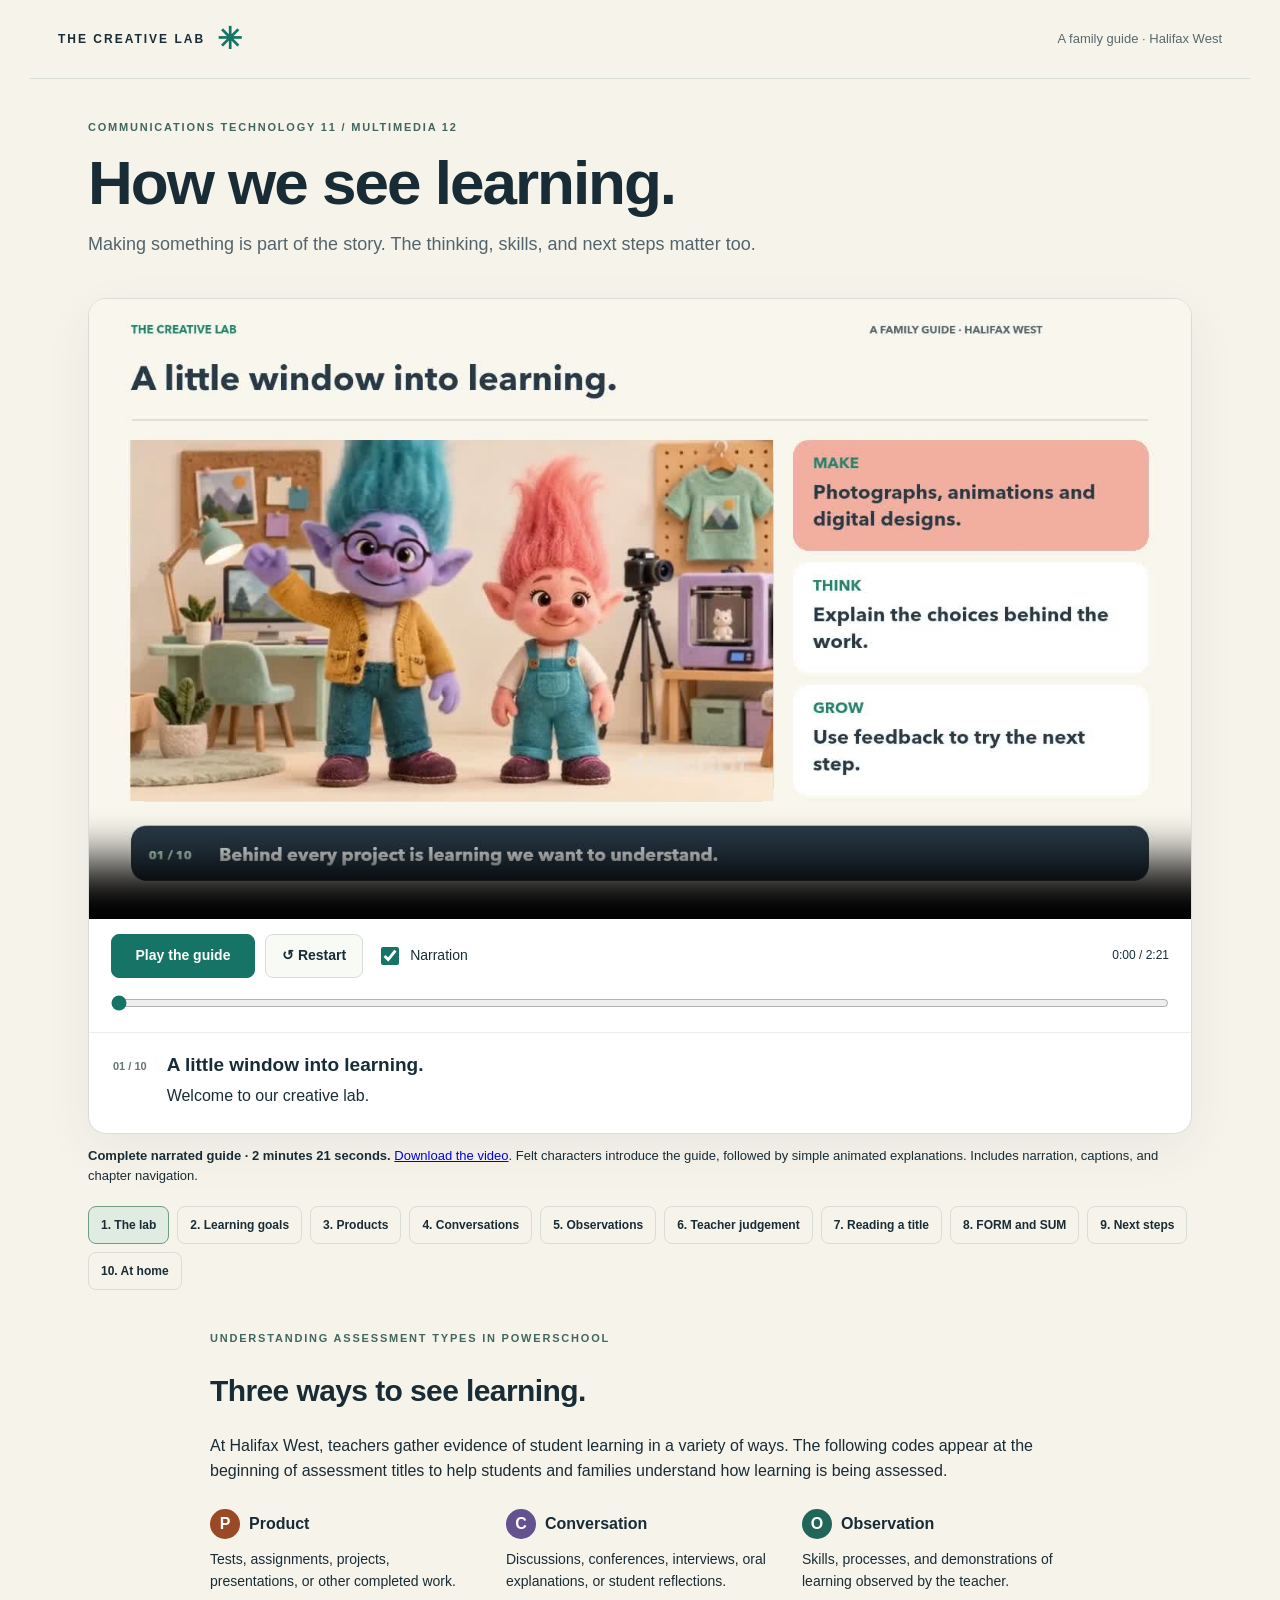
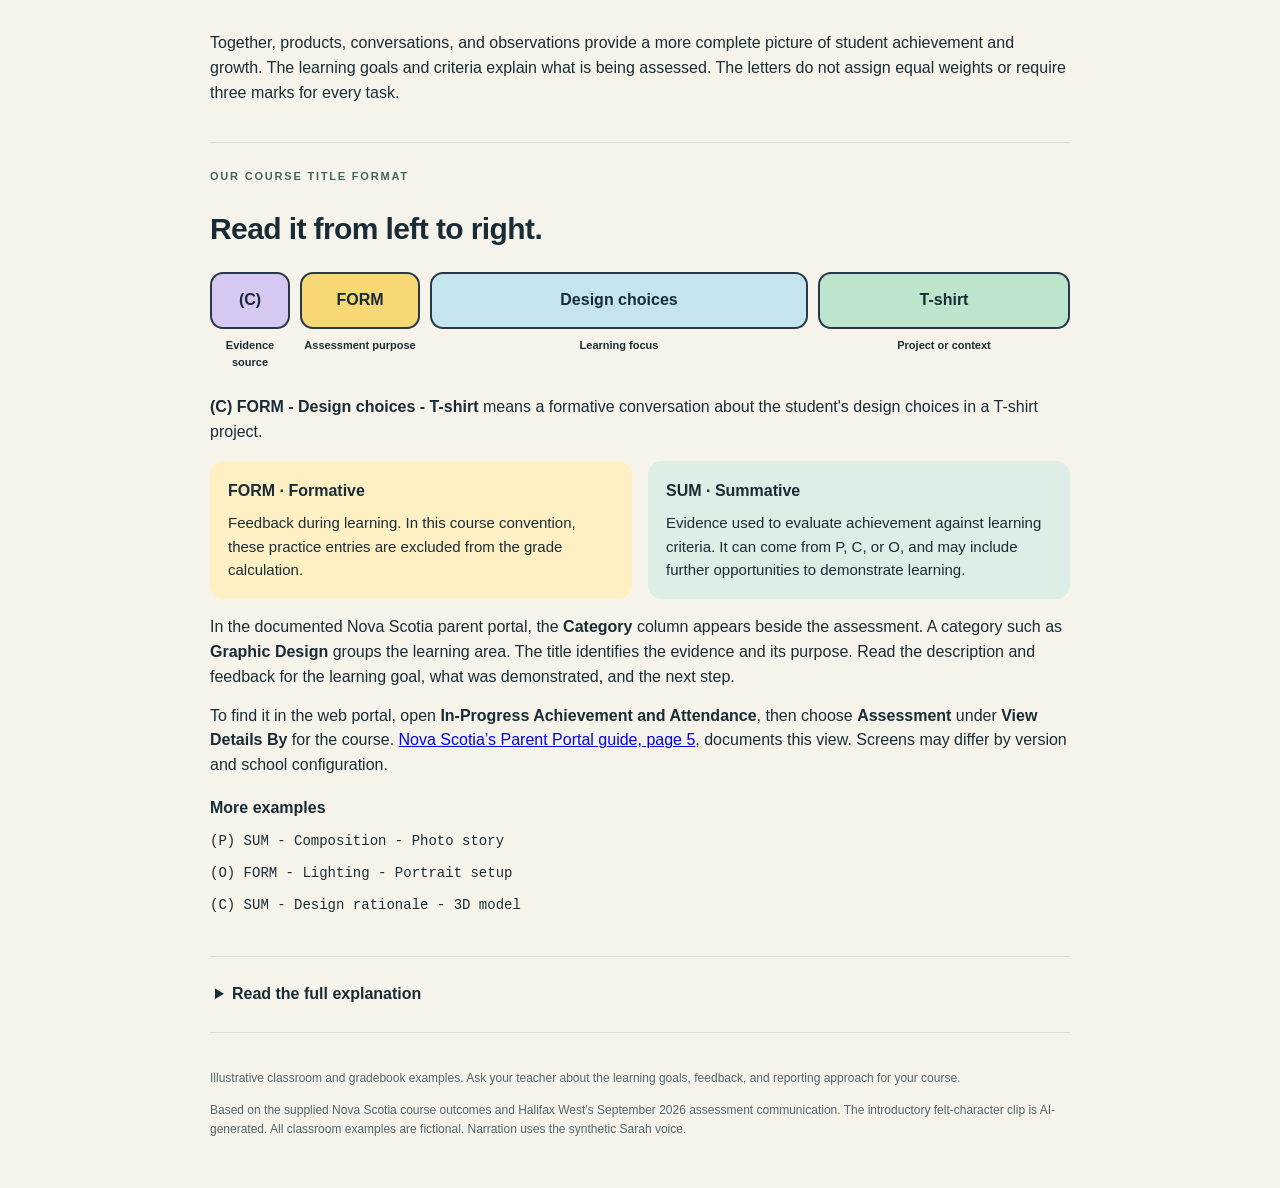
<file: index.html>
<!doctype html>
<html lang="en">
<head>
  <meta charset="utf-8">
  <meta name="viewport" content="width=device-width, initial-scale=1">
  <meta name="description" content="An animated family guide to products, conversations, observations, and feedback in Communications Technology 11 and Multimedia 12.">
  <title>How we see learning · The creative lab</title>
  <link rel="stylesheet" href="style.css?v=8">
</head>
<body>
<header><a href="#main" class="skip">Skip to the animation</a><span class="wordmark">THE CREATIVE LAB<span class="mark" aria-hidden="true">✳</span></span><span class="edition">A family guide · Halifax West</span></header>
<main id="main">
  <div class="intro"><p class="eyebrow">COMMUNICATIONS TECHNOLOGY 11 / MULTIMEDIA 12</p><h1>How we see learning.</h1><p>Making something is part of the story. The thinking, skills, and next steps matter too.</p></div>
  <section class="player" aria-label="Animated guide to assessment">
    <video id="film" controls playsinline preload="metadata" tabindex="0" poster="assets/trolls/complete-poster.jpg" aria-label="Complete narrated guide to products, conversations, observations and assessment in PowerSchool"><source src="how-we-see-learning-simple-animation.mp4?v=9" type="video/mp4"><track kind="captions" src="captions-cute.vtt" srclang="en" label="English" default>Your browser cannot play this video. Read the complete explanation below.</video>
    <div class="transport">
      <div class="buttons"><button id="play" type="button">Play the guide</button><button id="restart" type="button" aria-label="Restart the animation">↺ Restart</button><label class="sound"><input type="checkbox" id="sound" checked> Narration</label><span id="clock" aria-label="Playback time">0:00</span></div>
      <label class="sr-only" for="seek">Animation position in seconds</label><input id="seek" type="range" min="0" max="99" step="0.1" value="0">
    </div>
    <div class="caption" aria-live="polite" aria-atomic="true"><span id="chapter">01 / 10</span><div><h2 id="scene-title">A little window into learning.</h2><p id="scene-caption"></p></div></div>
  </section>
  <p class="motion-note"><strong>Complete narrated guide · 2 minutes 21 seconds.</strong> <a href="how-we-see-learning-simple-animation.mp4" download>Download the video</a>. Felt characters introduce the guide, followed by simple animated explanations. Includes narration, captions, and chapter navigation.</p>
  <p id="asset-status" role="status" hidden>The video could not load. The full explanation is available below.</p>
  <p id="audio-status" role="status" hidden>Narration is unavailable. The captions and complete written explanation remain available.</p>
  <p class="motion-note" id="motion-note" hidden>Reduced motion is on. Playback uses narration with a still frame for each chapter. You can also choose any chapter.</p>
  <nav class="chapters" aria-label="Animation chapters" id="chapters"></nav>
  <section class="takeaway"><p class="eyebrow">UNDERSTANDING ASSESSMENT TYPES IN POWERSCHOOL</p><h2>Three ways to see learning.</h2><p>At Halifax West, teachers gather evidence of student learning in a variety of ways. The following codes appear at the beginning of assessment titles to help students and families understand how learning is being assessed.</p><div class="source-grid"><p><strong><span class="source p">P</span> Product</strong>Tests, assignments, projects, presentations, or other completed work.</p><p><strong><span class="source c">C</span> Conversation</strong>Discussions, conferences, interviews, oral explanations, or student reflections.</p><p><strong><span class="source o">O</span> Observation</strong>Skills, processes, and demonstrations of learning observed by the teacher.</p></div><p>Together, products, conversations, and observations provide a more complete picture of student achievement and growth. The learning goals and criteria explain what is being assessed. The letters do not assign equal weights or require three marks for every task.</p></section>
  <section class="takeaway naming" aria-labelledby="naming-title"><p class="eyebrow">OUR COURSE TITLE FORMAT</p><h2 id="naming-title">Read it from left to right.</h2><div class="title-example" aria-label="C, FORM, Design choices, T-shirt"><span><b>(C)</b><small>Evidence source</small></span><span><b>FORM</b><small>Assessment purpose</small></span><span><b>Design choices</b><small>Learning focus</small></span><span><b>T-shirt</b><small>Project or context</small></span></div><p><strong>(C) FORM - Design choices - T-shirt</strong> means a formative conversation about the student's design choices in a T-shirt project.</p><dl class="purpose-key"><div><dt>FORM · Formative</dt><dd>Feedback during learning. In this course convention, these practice entries are excluded from the grade calculation.</dd></div><div><dt>SUM · Summative</dt><dd>Evidence used to evaluate achievement against learning criteria. It can come from P, C, or O, and may include further opportunities to demonstrate learning.</dd></div></dl><p>In the documented Nova Scotia parent portal, the <strong>Category</strong> column appears beside the assessment. A category such as <strong>Graphic Design</strong> groups the learning area. The title identifies the evidence and its purpose. Read the description and feedback for the learning goal, what was demonstrated, and the next step.</p><p class="portal-note">To find it in the web portal, open <strong>In-Progress Achievement and Attendance</strong>, then choose <strong>Assessment</strong> under <strong>View Details By</strong> for the course. <a href="https://www.ednet.ns.ca/inschool/files_inschool/parents_guide_to_the_parent_portal.pdf" target="_blank" rel="noopener noreferrer">Nova Scotia’s Parent Portal guide, page 5</a>, documents this view. Screens may differ by version and school configuration.</p><p class="examples"><strong>More examples</strong><br><code>(P) SUM - Composition - Photo story</code><br><code>(O) FORM - Lighting - Portrait setup</code><br><code>(C) SUM - Design rationale - 3D model</code></p></section>
  <details id="transcript"><summary>Read the full explanation</summary><div id="transcript-body"></div><h3>Illustrative PowerSchool entry</h3><p><strong>Category:</strong> Graphic Design<br><strong>Title:</strong> (C) FORM - Design choices - T-shirt<br><strong>Purpose:</strong> Formative feedback; this entry is excluded from the grade calculation.</p><p><strong>What the evidence showed:</strong> You explained why the larger lettering is easier to read.</p><p><strong>Next step:</strong> Test the contrast from a distance, then refine your design.</p></details>
  <footer><p>Illustrative classroom and gradebook examples. Ask your teacher about the learning goals, feedback, and reporting approach for your course.</p><p>Based on the supplied Nova Scotia course outcomes and Halifax West’s September 2026 assessment communication. The introductory felt-character clip is AI-generated. All classroom examples are fictional. Narration uses the synthetic Sarah voice.</p></footer>
</main>
<audio id="audio" src="narration-cute.m4a" preload="metadata"></audio>
<script src="scenes-cute.js?v=3"></script>
<script src="troll-player.js?v=8"></script>
</body></html>
</file>
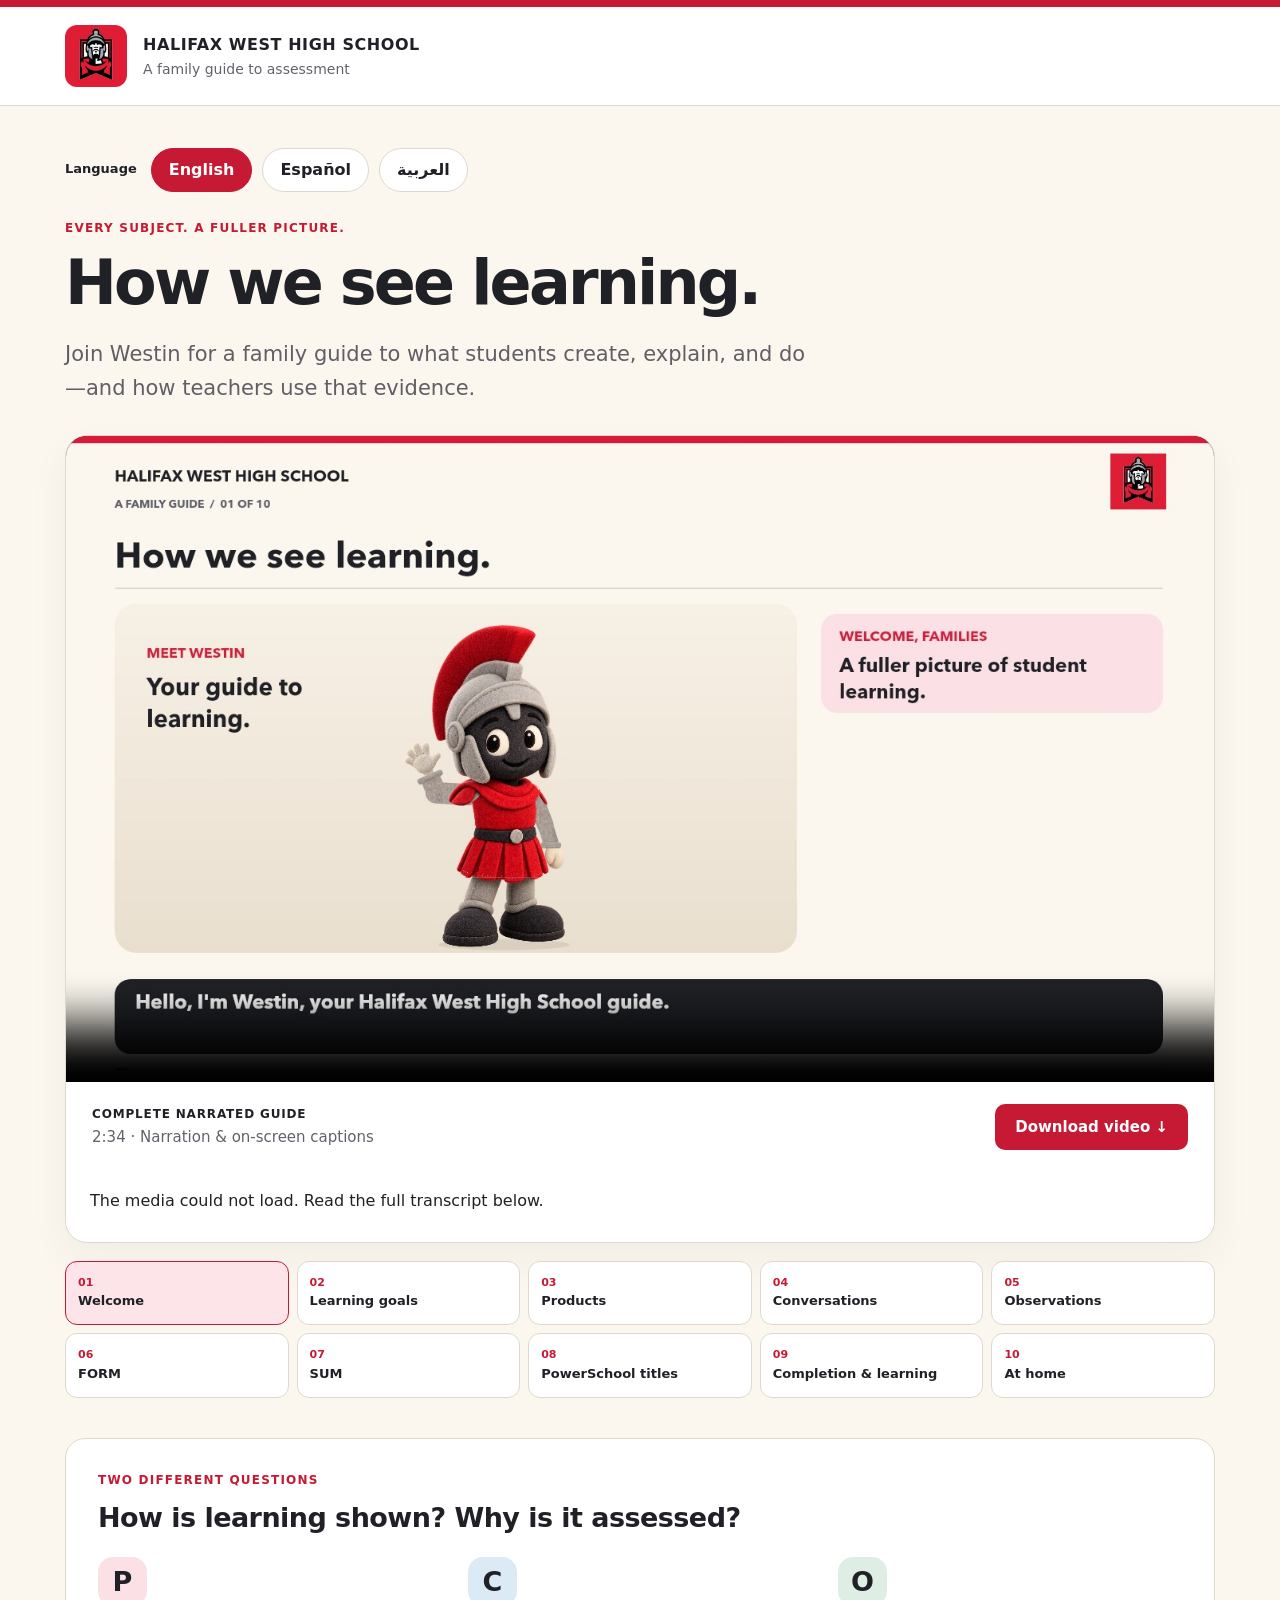
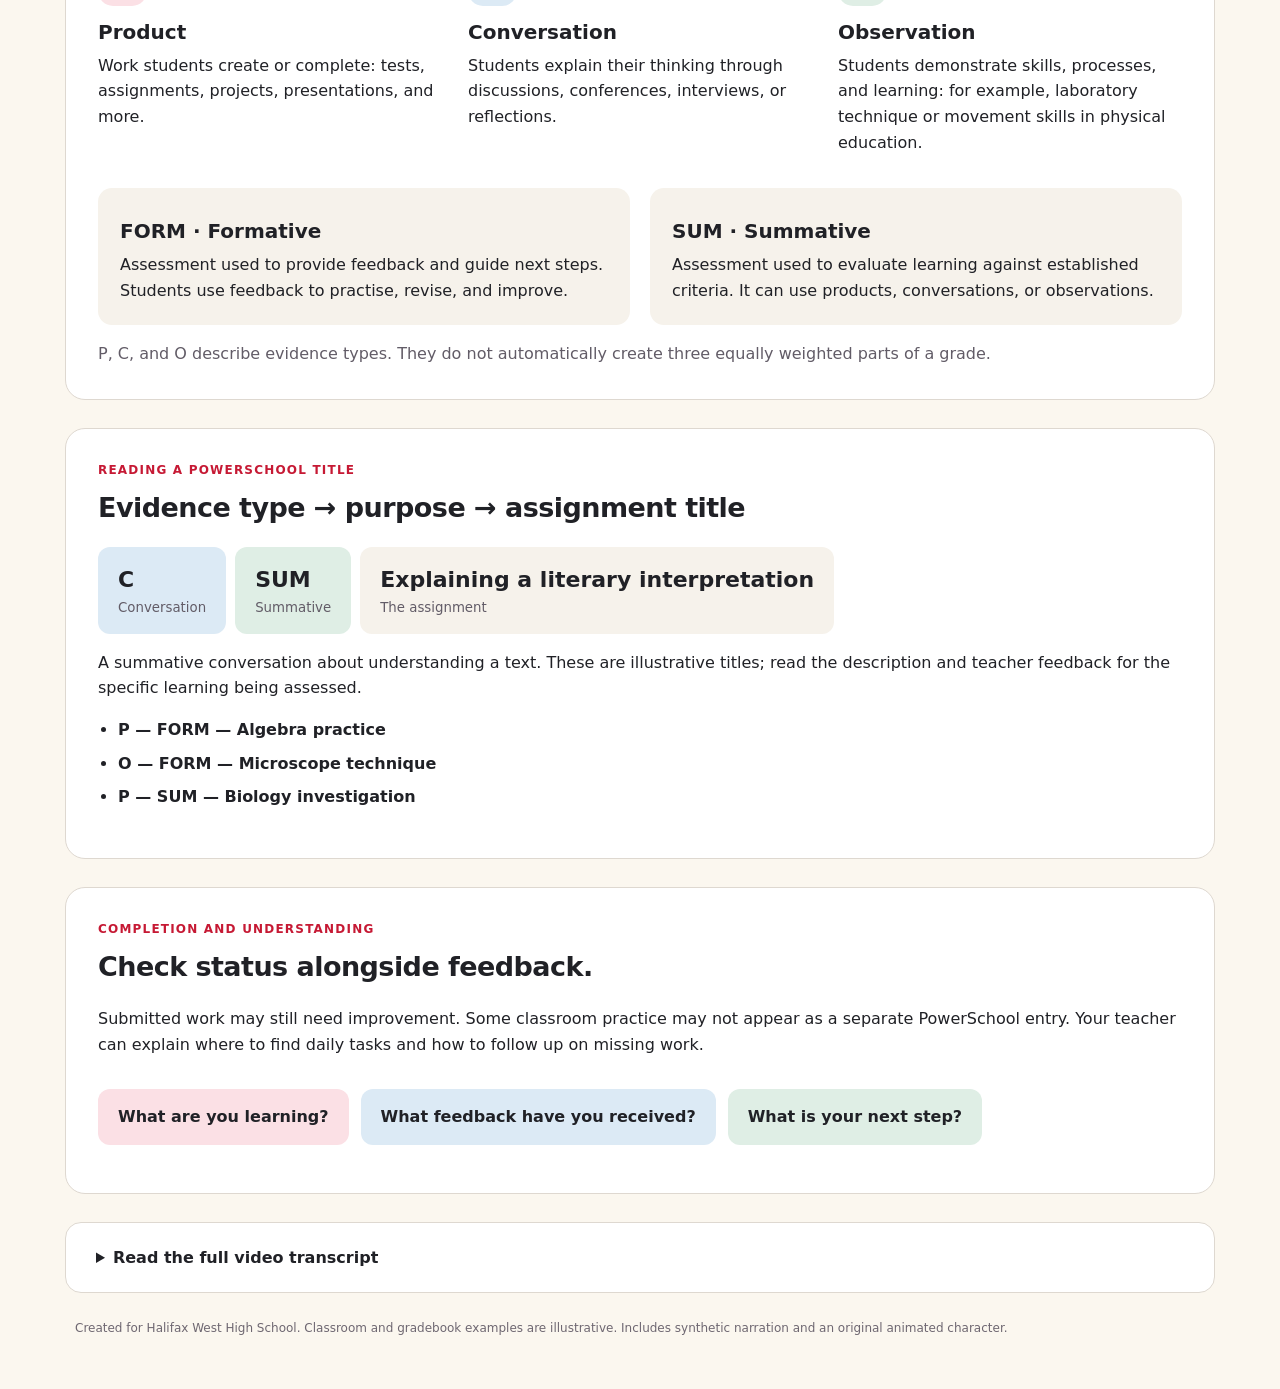
<file: halifax-west/index.html>
<!doctype html>
<html lang="en"><head><meta charset="utf-8"><meta name="viewport" content="width=device-width,initial-scale=1"><title>How we see learning · Halifax West High School</title><meta name="description" content="A narrated family guide to P, C, O, FORM and SUM across every subject at Halifax West High School."><link rel="stylesheet" href="style.css"><link rel="stylesheet" href="languages.css"></head>
<body><a class="skip" href="#main">Skip to the video</a><header><img src="assets/warrior.png" alt="Halifax West Warrior crest"><div><strong>HALIFAX WEST HIGH SCHOOL</strong><span>A family guide to assessment</span></div></header>
<main id="main"><nav class="languages" aria-label="Language"><span class="language-label">Language</span><a href="./" lang="en" hreflang="en" aria-current="page">English</a><a href="es/" lang="es" hreflang="es">Español</a><a href="ar/" lang="ar" hreflang="ar">العربية</a></nav><div class="intro"><p class="eyebrow">EVERY SUBJECT. A FULLER PICTURE.</p><h1>How we see learning.</h1><p>Join Westin for a family guide to what students create, explain, and do—and how teachers use that evidence.</p></div>
<section class="player" aria-label="Narrated assessment guide"><video id="film" controls playsinline preload="metadata" poster="assets/poster.jpg?v=palm-20261006" aria-label="How we see learning at Halifax West High School"><source src="halifax-west-how-we-see-learning.mp4?v=palm-20261006" type="video/mp4"><track kind="captions" src="captions.vtt" srclang="en" label="English">Read the transcript below if your browser cannot play this video.</video><div id="still-player" hidden><img id="still" src="assets/chapter-0.jpg" alt="Chapter illustration"><audio id="audio" controls preload="metadata" src="narration.m4a"></audio></div><div class="under-player"><div><strong>COMPLETE NARRATED GUIDE</strong><span>2:34 · Narration & on-screen captions</span></div><a class="download" href="halifax-west-how-we-see-learning.mp4" download>Download video ↓</a></div><p id="motion-note" hidden>Reduced motion is on: listen to the narration with still chapter illustrations.</p><p id="error" role="status" hidden>The media could not load. Read the full transcript below.</p></section>
<nav class="chapters" aria-label="Video chapters"><button type="button" data-chapter="0"><span>01</span>Welcome</button><button type="button" data-chapter="1"><span>02</span>Learning goals</button><button type="button" data-chapter="2"><span>03</span>Products</button><button type="button" data-chapter="3"><span>04</span>Conversations</button><button type="button" data-chapter="4"><span>05</span>Observations</button><button type="button" data-chapter="5"><span>06</span>FORM</button><button type="button" data-chapter="6"><span>07</span>SUM</button><button type="button" data-chapter="7"><span>08</span>PowerSchool titles</button><button type="button" data-chapter="8"><span>09</span>Completion &amp; learning</button><button type="button" data-chapter="9"><span>10</span>At home</button></nav>
<section class="explainer"><p class="eyebrow">TWO DIFFERENT QUESTIONS</p><h2>How is learning shown? Why is it assessed?</h2><div class="three"><article><span class="letter p">P</span><h3>Product</h3><p>Work students create or complete: tests, assignments, projects, presentations, and more.</p></article><article><span class="letter c">C</span><h3>Conversation</h3><p>Students explain their thinking through discussions, conferences, interviews, or reflections.</p></article><article><span class="letter o">O</span><h3>Observation</h3><p>Students demonstrate skills, processes, and learning: for example, laboratory technique or movement skills in physical education.</p></article></div><div class="two"><article><h3>FORM · Formative</h3><p>Assessment used to provide feedback and guide next steps. Students use feedback to practise, revise, and improve.</p></article><article><h3>SUM · Summative</h3><p>Assessment used to evaluate learning against established criteria. It can use products, conversations, or observations.</p></article></div><p class="note">P, C, and O describe evidence types. They do not automatically create three equally weighted parts of a grade.</p></section>
<section class="explainer"><p class="eyebrow">READING A POWERSCHOOL TITLE</p><h2>Evidence type → purpose → assignment title</h2><div class="title-demo"><span><b>C</b><small>Conversation</small></span><span><b>SUM</b><small>Summative</small></span><span><b>Explaining a literary interpretation</b><small>The assignment</small></span></div><p>A summative conversation about understanding a text. These are illustrative titles; read the description and teacher feedback for the specific learning being assessed.</p><ul class="examples"><li><strong>P — FORM — Algebra practice</strong></li><li><strong>O — FORM — Microscope technique</strong></li><li><strong>P — SUM — Biology investigation</strong></li></ul></section>
<section class="explainer"><p class="eyebrow">COMPLETION AND UNDERSTANDING</p><h2>Check status alongside feedback.</h2><p>Submitted work may still need improvement. Some classroom practice may not appear as a separate PowerSchool entry. Your teacher can explain where to find daily tasks and how to follow up on missing work.</p><div class="questions"><p>What are you learning?</p><p>What feedback have you received?</p><p>What is your next step?</p></div></section>
<details><summary>Read the full video transcript</summary><h3>How we see learning.</h3><p>Hello, I&#x27;m Westin, your Halifax West High School guide. In every subject, students show learning through what they create, explain, and do. Here is how to read that learning in PowerSchool.</p><h3>Start with the learning.</h3><p>We begin with clear learning goals and success criteria. In math, English, science, physical education, and beyond, we ask: what does the student understand, and what can they do?</p><h3>P is for Product.</h3><p>P stands for product: work a student creates or completes. A math solution, an essay, a test, or a lab report can show learning. The finished work is one part of the picture.</p><h3>C is for Conversation.</h3><p>C stands for conversation: students explaining their thinking. They might explain a strategy, support an interpretation, or discuss a scientific result. Teachers listen for understanding against the learning criteria.</p><h3>O is for Observation.</h3><p>O stands for observation: skills and learning demonstrated in action. In biology, that could be focusing a microscope; in physical education, controlling a dribble or applying a movement skill. Teachers look for the technique and understanding connected to the learning goal.</p><h3>Feedback moves learning forward.</h3><p>FORM means formative: assessment used to provide feedback and guide next steps. Students use that feedback to practise, revise, and improve. It helps answer: what should I work on next?</p><h3>Show what you have learned.</h3><p>SUM means summative: assessment used to evaluate learning against established criteria. Products, conversations, and observations can serve either purpose. These evidence types are not three equal shares of a grade.</p><h3>Read the title from left to right.</h3><p>In PowerSchool, the first letter identifies the evidence type. FORM or SUM identifies the purpose, followed by a clear assignment title. For example: C, SUM, explaining a literary interpretation, means a summative conversation about understanding a text.</p><h3>Check status AND feedback.</h3><p>Completion and understanding tell us different things. Check assignment status alongside feedback: submitted work may still need improvement. Some classroom practice may not appear as a separate PowerSchool entry. Your teacher can explain where to find daily tasks and how to follow up on missing work.</p><h3>Keep the conversation going.</h3><p>At home, ask: what are you learning? What feedback have you received? What is your next step? If an entry is unclear, connect with the teacher. Together, we can support the next step in learning.</p></details><footer>Created for Halifax West High School. Classroom and gradebook examples are illustrative. Includes synthetic narration and an original animated character.</footer></main><script src="scenes.js"></script><script src="player.js"></script></body></html>
</file>
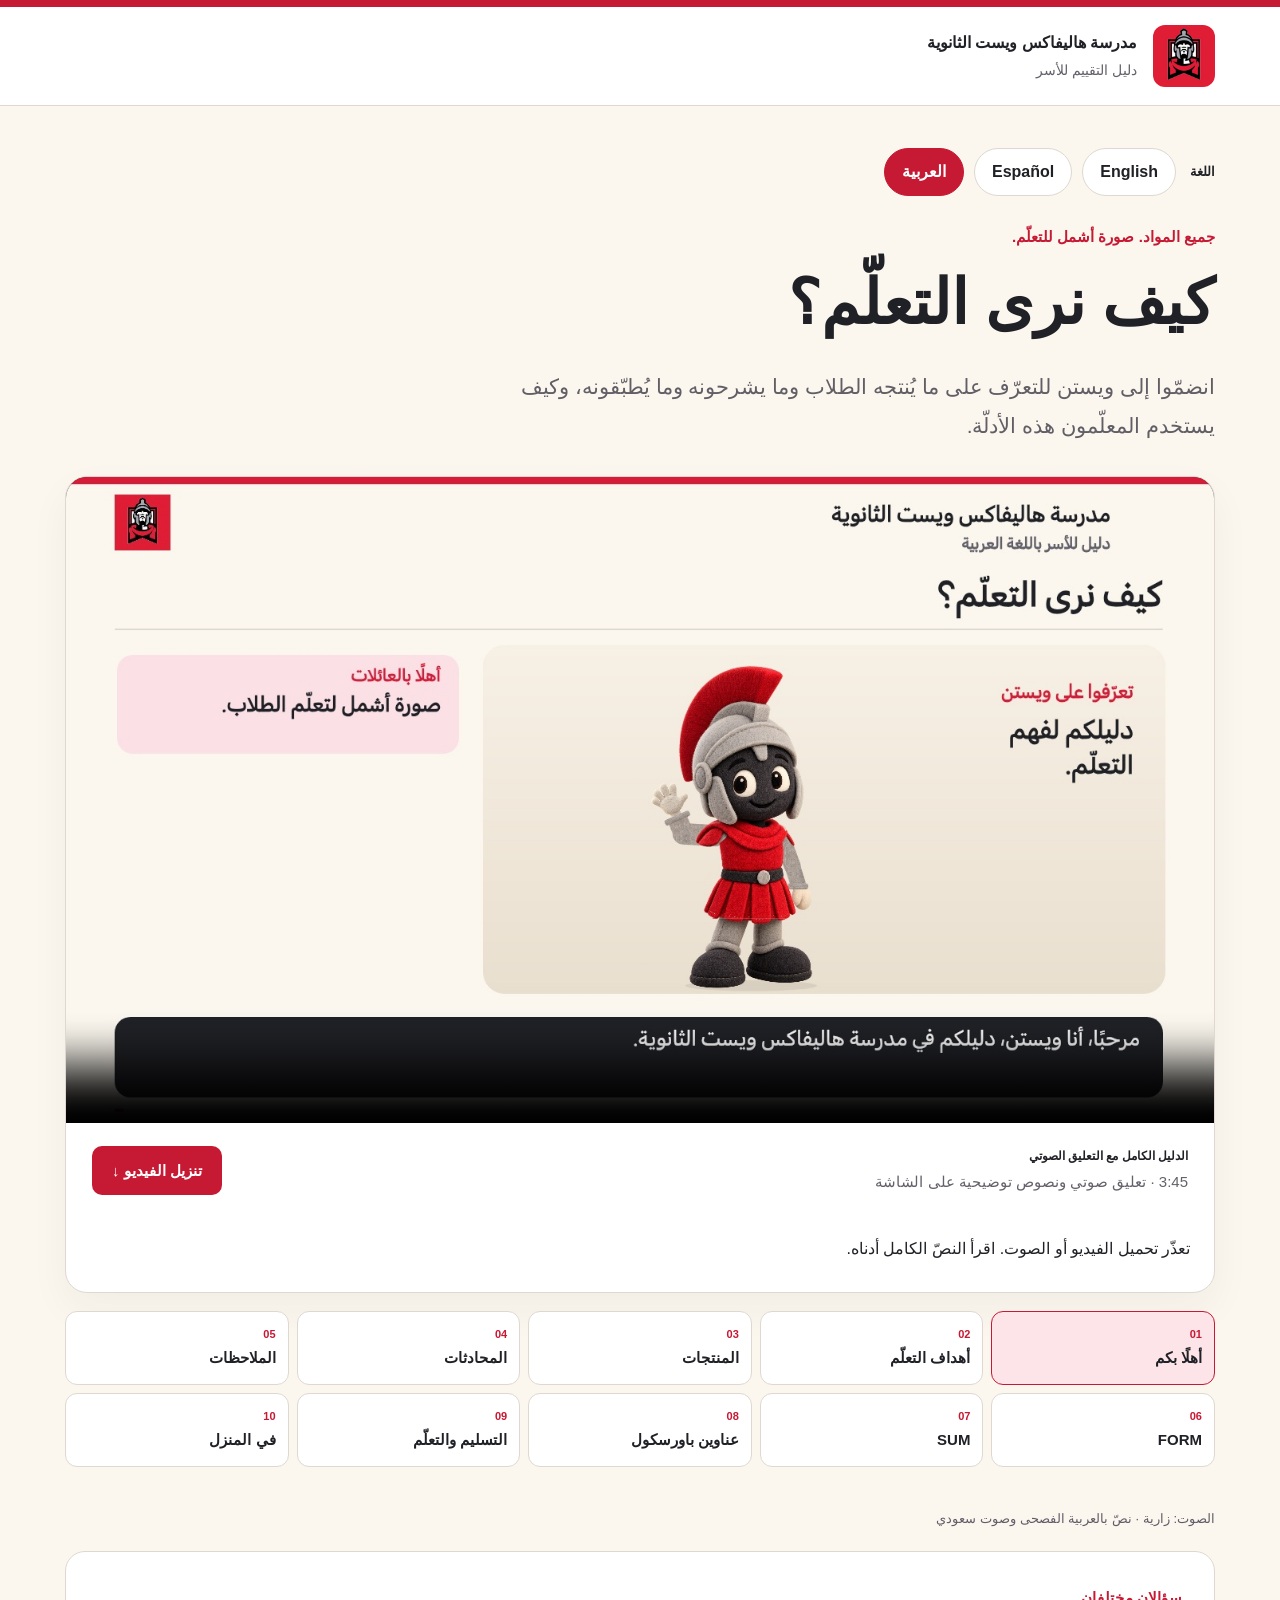
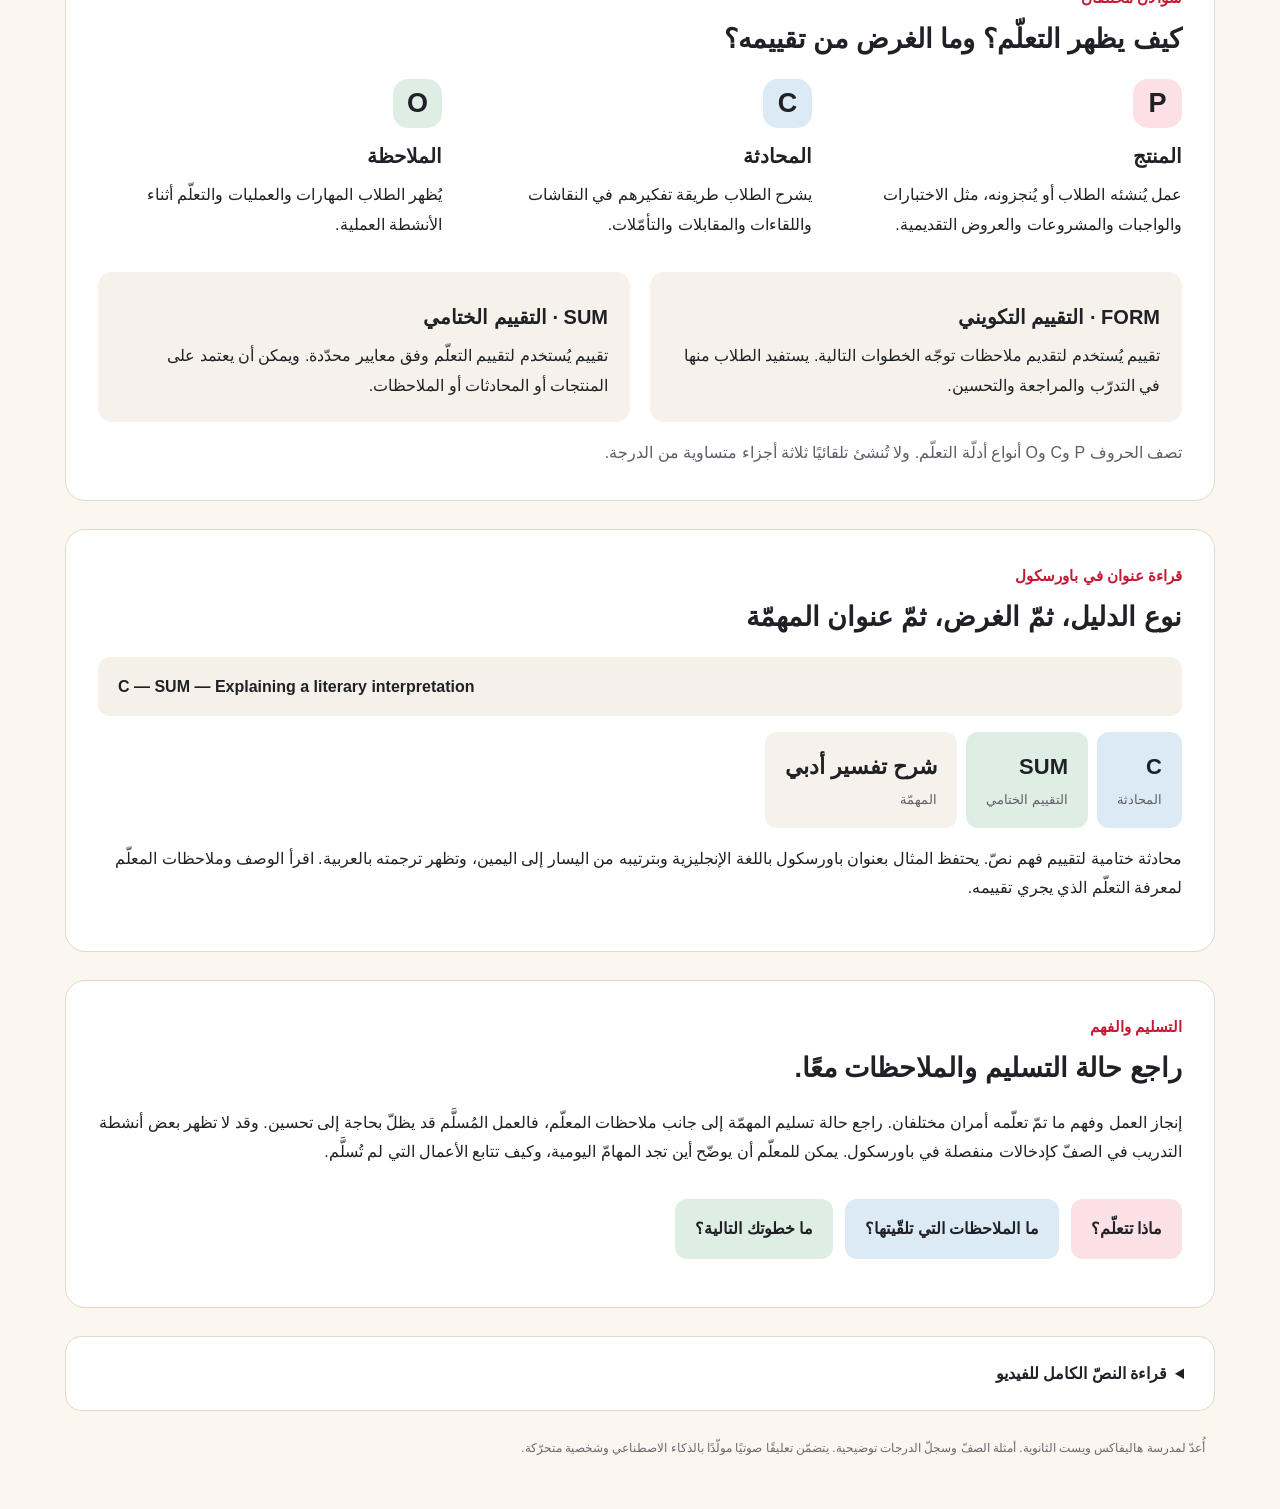
<file: halifax-west/ar/index.html>
<!doctype html>
<html lang="ar" dir="rtl"><head><meta charset="utf-8"><meta name="viewport" content="width=device-width,initial-scale=1"><title>كيف نرى التعلّم؟ · مدرسة هاليفاكس ويست الثانوية</title><meta name="description" content="انضمّوا إلى ويستن للتعرّف على ما يُنتجه الطلاب وما يشرحونه وما يُطبّقونه، وكيف يستخدم المعلّمون هذه الأدلّة."><link rel="stylesheet" href="style.css"></head>
<body><a class="skip" href="#main">الانتقال إلى الفيديو</a><header><img src="assets/warrior.png" alt="Halifax West Warrior"><div><strong>مدرسة هاليفاكس ويست الثانوية</strong><span>دليل التقييم للأسر</span></div></header>
<main id="main"><nav class="languages" aria-label="اللغة"><span class="language-label">اللغة</span><a href="../" lang="en" hreflang="en">English</a><a href="../es/" lang="es" hreflang="es" >Español</a><a href="../ar/" lang="ar" hreflang="ar" aria-current="page">العربية</a></nav><div class="intro"><p class="eyebrow">جميع المواد. صورة أشمل للتعلّم.</p><h1>كيف نرى التعلّم؟</h1><p>انضمّوا إلى ويستن للتعرّف على ما يُنتجه الطلاب وما يشرحونه وما يُطبّقونه، وكيف يستخدم المعلّمون هذه الأدلّة.</p></div>
<section class="player" aria-label="دليل التقييم بالصوت والصورة"><video id="film" controls playsinline preload="metadata" poster="assets/poster.jpg" aria-label="دليل التقييم بالصوت والصورة"><source src="halifax-west-how-we-see-learning.mp4" type="video/mp4"><track kind="captions" src="captions.vtt" srclang="ar" label="العربية">إذا تعذّر تشغيل الفيديو، اقرأ النصّ الكامل أدناه.</video><div id="still-player" hidden><img id="still" src="assets/chapter-0.jpg" alt="كيف نرى التعلّم؟"><audio id="audio" controls preload="metadata" src="narration.m4a"></audio></div><div class="under-player"><div><strong>الدليل الكامل مع التعليق الصوتي</strong><span><bdi dir="ltr">3:45</bdi> · تعليق صوتي ونصوص توضيحية على الشاشة</span></div><a class="download" href="halifax-west-how-we-see-learning.mp4" download>تنزيل الفيديو ↓</a></div><p id="motion-note" hidden>خيار تقليل الحركة مفعّل: استمع إلى التعليق الصوتي مع صور ثابتة لكلّ فصل.</p><p id="error" role="status" hidden>تعذّر تحميل الفيديو أو الصوت. اقرأ النصّ الكامل أدناه.</p></section>
<nav class="chapters" aria-label="فصول الفيديو"><button type="button" data-chapter="0"><span>01</span>أهلًا بكم</button><button type="button" data-chapter="1"><span>02</span>أهداف التعلّم</button><button type="button" data-chapter="2"><span>03</span>المنتجات</button><button type="button" data-chapter="3"><span>04</span>المحادثات</button><button type="button" data-chapter="4"><span>05</span>الملاحظات</button><button type="button" data-chapter="5"><span>06</span><bdi dir="ltr">FORM</bdi></button><button type="button" data-chapter="6"><span>07</span><bdi dir="ltr">SUM</bdi></button><button type="button" data-chapter="7"><span>08</span>عناوين باورسكول</button><button type="button" data-chapter="8"><span>09</span>التسليم والتعلّم</button><button type="button" data-chapter="9"><span>10</span>في المنزل</button></nav><p class="voice-note">الصوت: زارية · نصّ بالعربية الفصحى وصوت سعودي</p>
<section class="explainer"><p class="eyebrow">سؤالان مختلفان</p><h2>كيف يظهر التعلّم؟ وما الغرض من تقييمه؟</h2><div class="three"><article><span class="letter p" dir="ltr">P</span><h3>المنتج</h3><p>عمل يُنشئه الطلاب أو يُنجزونه، مثل الاختبارات والواجبات والمشروعات والعروض التقديمية.</p></article><article><span class="letter c" dir="ltr">C</span><h3>المحادثة</h3><p>يشرح الطلاب طريقة تفكيرهم في النقاشات واللقاءات والمقابلات والتأمّلات.</p></article><article><span class="letter o" dir="ltr">O</span><h3>الملاحظة</h3><p>يُظهر الطلاب المهارات والعمليات والتعلّم أثناء الأنشطة العملية.</p></article></div><div class="two"><article><h3><bdi dir="ltr">FORM</bdi> · التقييم التكويني</h3><p>تقييم يُستخدم لتقديم ملاحظات توجّه الخطوات التالية. يستفيد الطلاب منها في التدرّب والمراجعة والتحسين.</p></article><article><h3><bdi dir="ltr">SUM</bdi> · التقييم الختامي</h3><p>تقييم يُستخدم لتقييم التعلّم وفق معايير محدّدة. ويمكن أن يعتمد على المنتجات أو المحادثات أو الملاحظات.</p></article></div><p class="note">تصف الحروف <bdi dir="ltr">P</bdi> و<bdi dir="ltr">C</bdi> و<bdi dir="ltr">O</bdi> أنواع أدلّة التعلّم. ولا تُنشئ تلقائيًا ثلاثة أجزاء متساوية من الدرجة.</p></section>
<section class="explainer"><p class="eyebrow">قراءة عنوان في باورسكول</p><h2>نوع الدليل، ثمّ الغرض، ثمّ عنوان المهمّة</h2><p class="english-example" lang="en" dir="ltr">C — SUM — Explaining a literary interpretation</p><div class="title-demo"><span><b dir="ltr">C</b><small>المحادثة</small></span><span><b dir="ltr">SUM</b><small>التقييم الختامي</small></span><span><b>شرح تفسير أدبي</b><small>المهمّة</small></span></div><p>محادثة ختامية لتقييم فهم نصّ. يحتفظ المثال بعنوان باورسكول باللغة الإنجليزية وبترتيبه من اليسار إلى اليمين، وتظهر ترجمته بالعربية. اقرأ الوصف وملاحظات المعلّم لمعرفة التعلّم الذي يجري تقييمه.</p></section>
<section class="explainer"><p class="eyebrow">التسليم والفهم</p><h2>راجع حالة التسليم والملاحظات معًا.</h2><p>إنجاز العمل وفهم ما تمّ تعلّمه أمران مختلفان. راجع حالة تسليم المهمّة إلى جانب ملاحظات المعلّم، فالعمل المُسلَّم قد يظلّ بحاجة إلى تحسين. وقد لا تظهر بعض أنشطة التدريب في الصفّ كإدخالات منفصلة في باورسكول. يمكن للمعلّم أن يوضّح أين تجد المهامّ اليومية، وكيف تتابع الأعمال التي لم تُسلَّم.</p><div class="questions"><p>ماذا تتعلّم؟</p><p>ما الملاحظات التي تلقّيتها؟</p><p>ما خطوتك التالية؟</p></div></section>
<details><summary>قراءة النصّ الكامل للفيديو</summary><h3>كيف نرى التعلّم؟</h3><p>مرحبًا، أنا ويستن، دليلكم في مدرسة هاليفاكس ويست الثانوية. في جميع المواد، يُظهر الطلاب ما تعلّموه من خلال ما يُنتجونه، وما يشرحونه، وما يُطبّقونه عمليًا. لنرَ كيف نقرأ هذه المعلومات في نظام باورسكول.</p><h3>نبدأ بأهداف التعلّم.</h3><p>نبدأ بأهداف تعلّم واضحة ومعايير واضحة للنجاح. في الرياضيات واللغة الإنجليزية والعلوم والتربية البدنية وغيرها من المواد، نسأل: ماذا يفهم الطالب، وماذا يستطيع أن يفعل؟</p><h3><bdi dir="ltr">P</bdi> يرمز إلى المنتج.</h3><p>يرمز الحرف <bdi dir="ltr">P</bdi> إلى المنتج: أي عمل يُنشئه الطالب أو يُنجزه. يمكن أن يُظهر حلّ مسألة رياضية أو مقال أو اختبار أو تقرير مختبر ما تعلّمه الطالب. والعمل المُنجز هو جزء من الصورة الكاملة.</p><h3><bdi dir="ltr">C</bdi> يرمز إلى المحادثة.</h3><p>يرمز الحرف <bdi dir="ltr">C</bdi> إلى المحادثة: حين يشرح الطلاب طريقة تفكيرهم. قد يشرحون استراتيجية، أو يدعمون تفسيرًا، أو يناقشون نتيجة علمية. يستمع المعلّم لتقييم الفهم وفق معايير التعلّم.</p><h3><bdi dir="ltr">O</bdi> يرمز إلى الملاحظة.</h3><p>يرمز الحرف <bdi dir="ltr">O</bdi> إلى الملاحظة: أي المهارات والتعلّم اللذان يظهران أثناء التطبيق العملي. في الأحياء، قد يكون ذلك ضبط تركيز المجهر؛ وفي التربية البدنية، التحكّم في تنطيط الكرة أو تطبيق مهارة حركية. ينظر المعلّم إلى التقنية والفهم المرتبطين بهدف التعلّم.</p><h3>الملاحظات تساعد على التقدّم.</h3><p>يشير الرمز <bdi dir="ltr">FORM</bdi> إلى التقييم التكويني، الذي يُستخدم لتقديم ملاحظات توجّه الخطوات التالية. يستخدم الطلاب هذه الملاحظات للتدرّب والمراجعة والتحسين. ويساعدهم ذلك على الإجابة عن سؤال: ما الذي ينبغي أن أعمل عليه بعد ذلك؟</p><h3>أظهر ما تعلّمته.</h3><p>يشير الرمز <bdi dir="ltr">SUM</bdi> إلى التقييم الختامي، الذي يُستخدم لتقييم التعلّم وفق معايير محدّدة. يمكن استخدام المنتجات والمحادثات والملاحظات لأيّ من الغرضين: التكويني أو الختامي. ولا تمثّل أنواع الأدلّة هذه ثلاثة أجزاء متساوية من الدرجة.</p><h3>نقرأ عنوان باورسكول من اليسار إلى اليمين.</h3><p>في نظام باورسكول، يحدّد الحرف الأول نوع دليل التعلّم. ويحدّد الرمز <bdi dir="ltr">FORM</bdi> أو <bdi dir="ltr">SUM</bdi> الغرض من التقييم، ويليه عنوان واضح للمهمّة. فمثلًا، يشير العنوان الذي يبدأ بالحرف <bdi dir="ltr">C</bdi> ثم <bdi dir="ltr">SUM</bdi> ثم شرح تفسير أدبي إلى محادثة ختامية لتقييم فهم نصّ.</p><h3>راجع حالة التسليم والملاحظات معًا.</h3><p>إنجاز العمل وفهم ما تمّ تعلّمه أمران مختلفان. راجع حالة تسليم المهمّة إلى جانب ملاحظات المعلّم، فالعمل المُسلَّم قد يظلّ بحاجة إلى تحسين. وقد لا تظهر بعض أنشطة التدريب في الصفّ كإدخالات منفصلة في باورسكول. يمكن للمعلّم أن يوضّح أين تجد المهامّ اليومية، وكيف تتابع الأعمال التي لم تُسلَّم.</p><h3>لنبقَ على تواصل.</h3><p>في المنزل، اسأل: ماذا تتعلّم؟ ما الملاحظات التي تلقّيتها؟ ما خطوتك التالية؟ إذا كان أحد الإدخالات غير واضح، فتواصل مع المعلّم. معًا، نستطيع دعم الخطوة التالية في التعلّم.</p></details><footer>أُعدّ لمدرسة هاليفاكس ويست الثانوية. أمثلة الصفّ وسجلّ الدرجات توضيحية. يتضمّن تعليقًا صوتيًا مولّدًا بالذكاء الاصطناعي وشخصية متحرّكة.</footer></main><script src="scenes.js"></script><script src="player.js"></script></body></html>
</file>
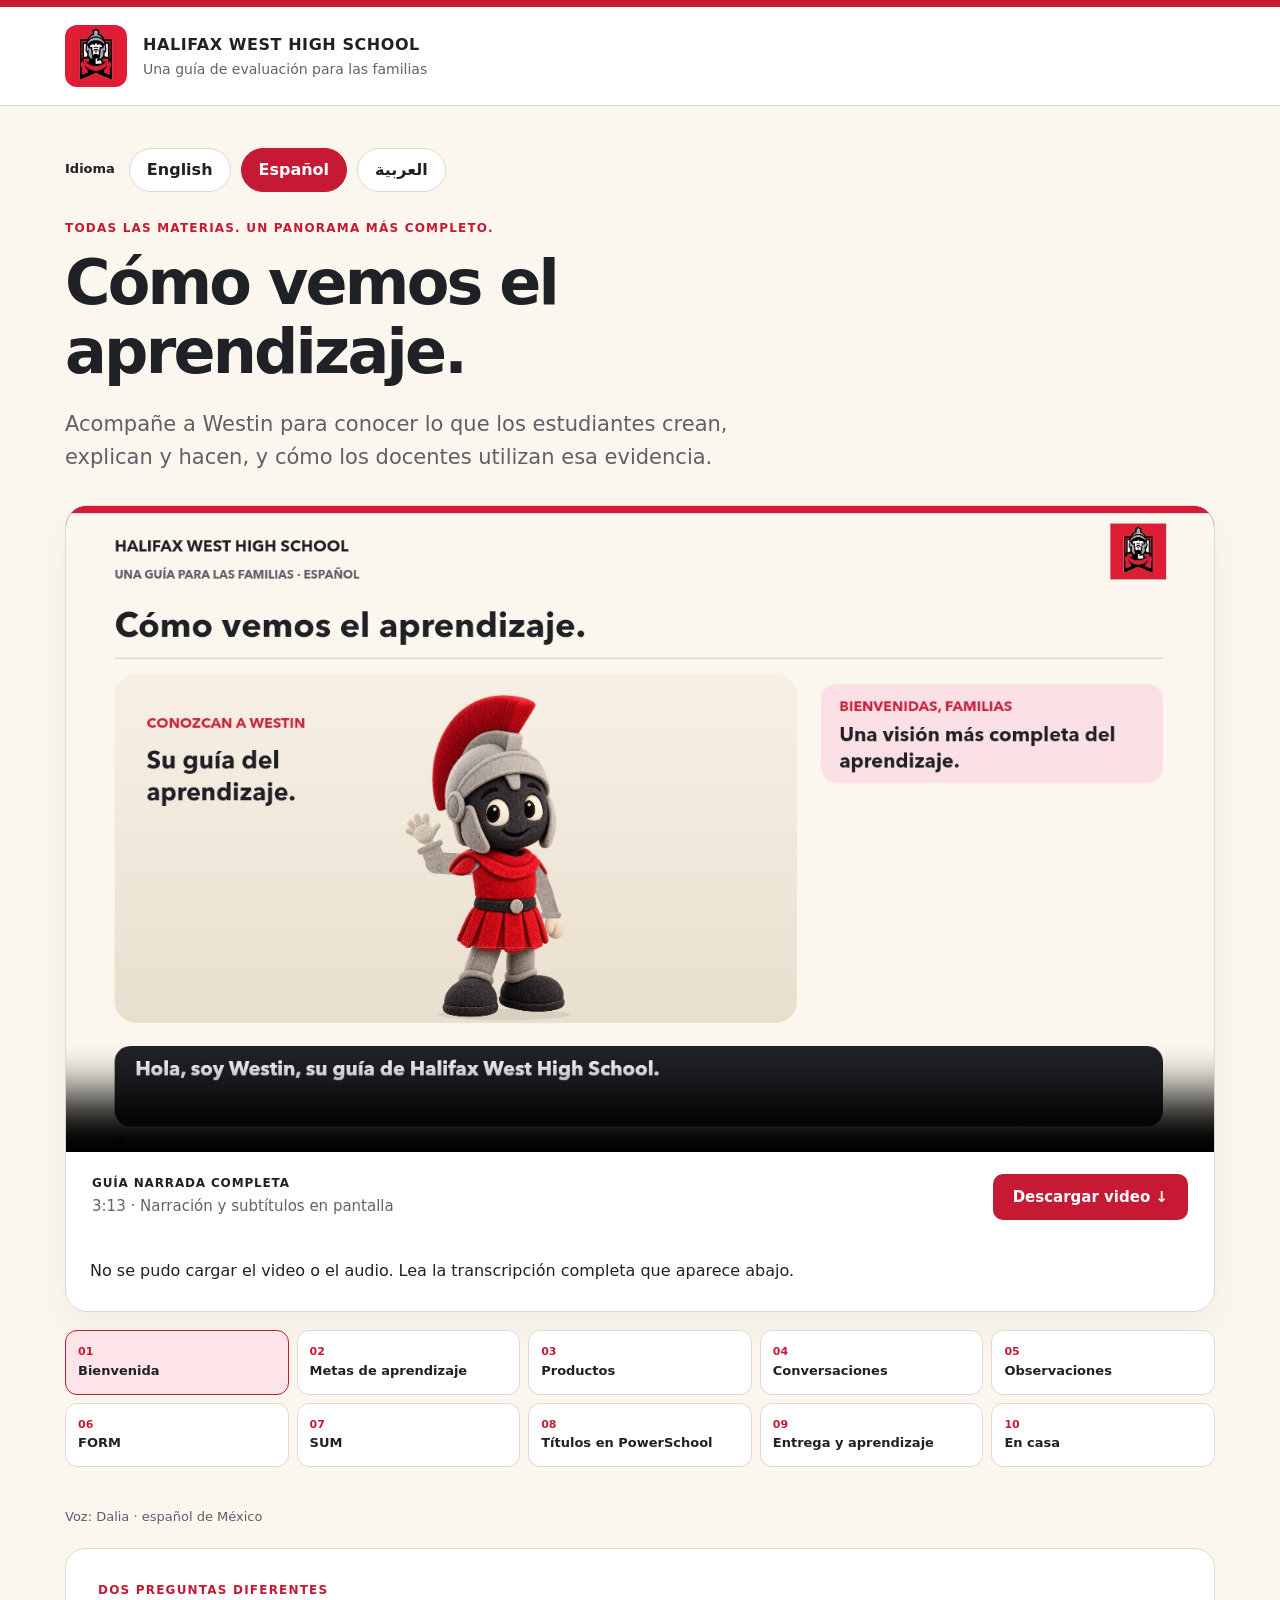
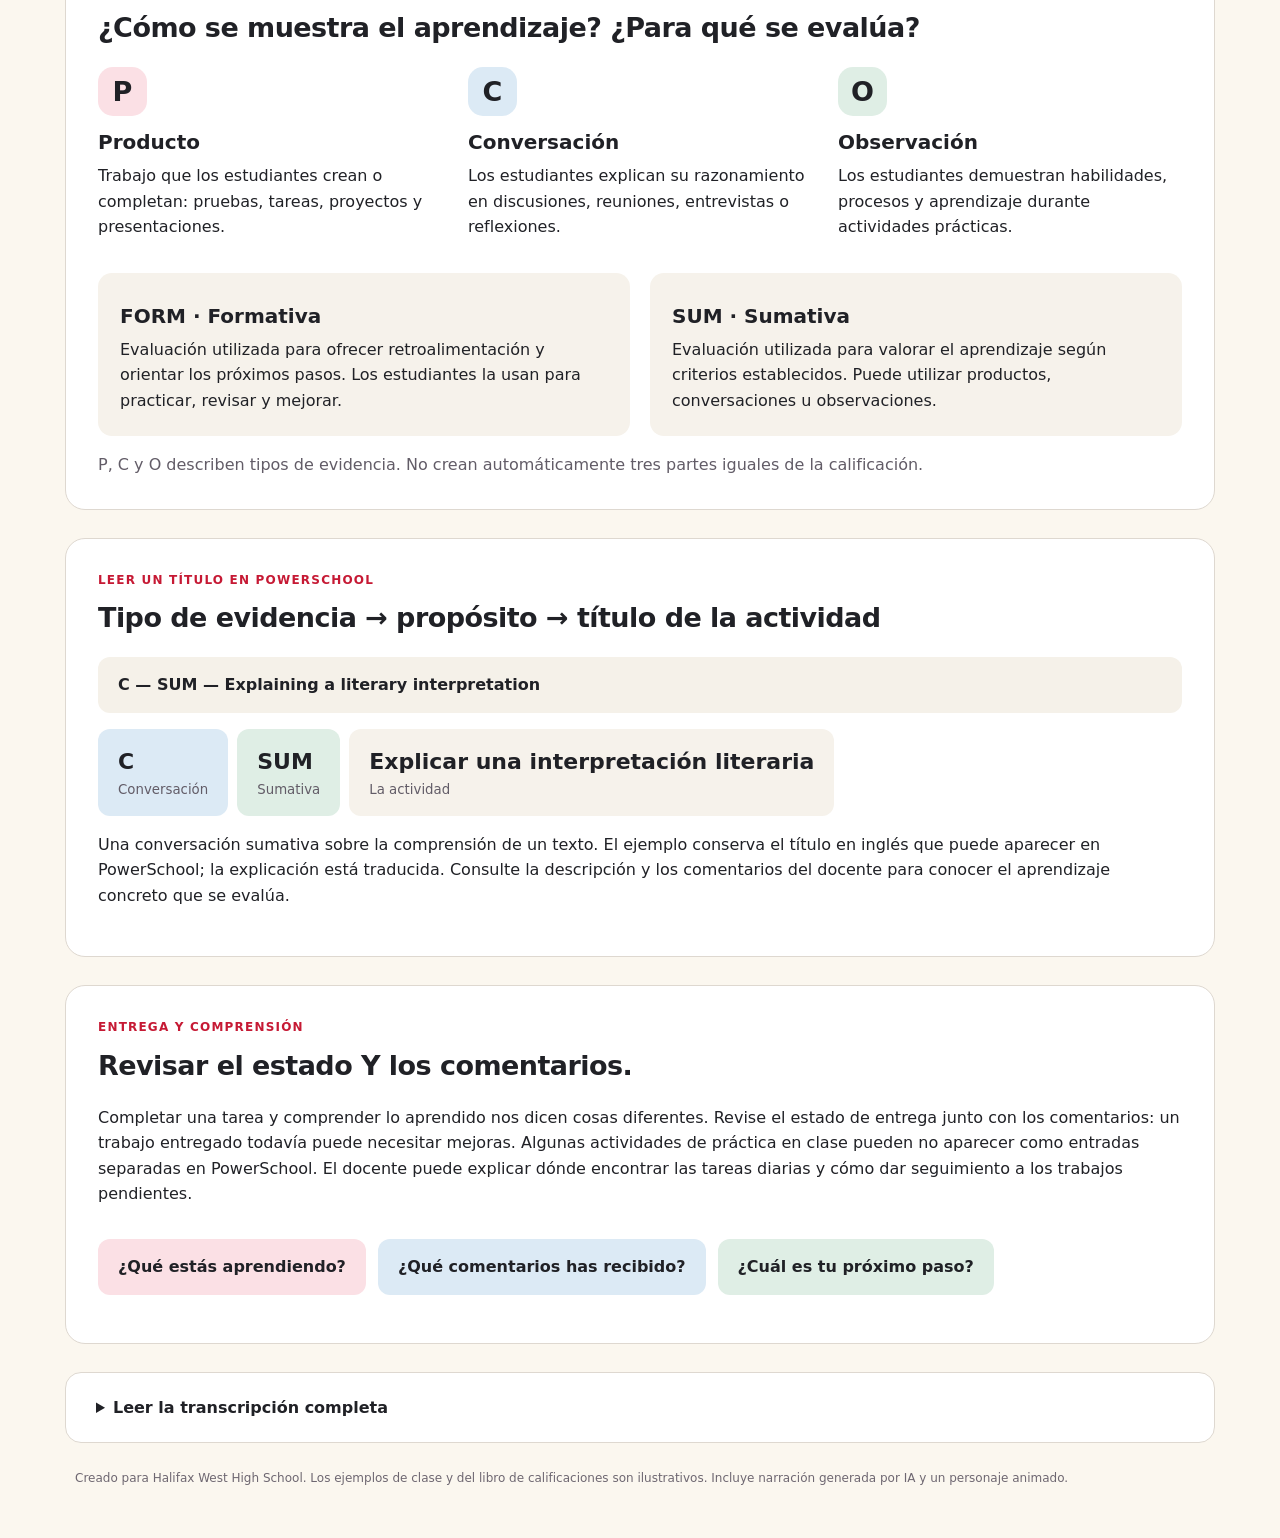
<file: halifax-west/es/index.html>
<!doctype html>
<html lang="es" dir="ltr"><head><meta charset="utf-8"><meta name="viewport" content="width=device-width,initial-scale=1"><title>Cómo vemos el aprendizaje. · HALIFAX WEST HIGH SCHOOL</title><meta name="description" content="Acompañe a Westin para conocer lo que los estudiantes crean, explican y hacen, y cómo los docentes utilizan esa evidencia."><link rel="stylesheet" href="style.css"></head>
<body><a class="skip" href="#main">Ir al video</a><header><img src="assets/warrior.png" alt="Halifax West Warrior"><div><strong>HALIFAX WEST HIGH SCHOOL</strong><span>Una guía de evaluación para las familias</span></div></header>
<main id="main"><nav class="languages" aria-label="Idioma"><span class="language-label">Idioma</span><a href="../" lang="en" hreflang="en">English</a><a href="../es/" lang="es" hreflang="es" aria-current="page">Español</a><a href="../ar/" lang="ar" hreflang="ar" >العربية</a></nav><div class="intro"><p class="eyebrow">TODAS LAS MATERIAS. UN PANORAMA MÁS COMPLETO.</p><h1>Cómo vemos el aprendizaje.</h1><p>Acompañe a Westin para conocer lo que los estudiantes crean, explican y hacen, y cómo los docentes utilizan esa evidencia.</p></div>
<section class="player" aria-label="Guía de evaluación narrada"><video id="film" controls playsinline preload="metadata" poster="assets/poster.jpg" aria-label="Guía de evaluación narrada"><source src="halifax-west-how-we-see-learning.mp4" type="video/mp4"><track kind="captions" src="captions.vtt" srclang="es" label="Español">Lea la transcripción completa que aparece abajo si no puede reproducir el video.</video><div id="still-player" hidden><img id="still" src="assets/chapter-0.jpg" alt="Cómo vemos el aprendizaje."><audio id="audio" controls preload="metadata" src="narration.m4a"></audio></div><div class="under-player"><div><strong>GUÍA NARRADA COMPLETA</strong><span><bdi dir="ltr">3:13</bdi> · Narración y subtítulos en pantalla</span></div><a class="download" href="halifax-west-how-we-see-learning.mp4" download>Descargar video ↓</a></div><p id="motion-note" hidden>El movimiento reducido está activado: escuche la narración con ilustraciones fijas de cada capítulo.</p><p id="error" role="status" hidden>No se pudo cargar el video o el audio. Lea la transcripción completa que aparece abajo.</p></section>
<nav class="chapters" aria-label="Capítulos del video"><button type="button" data-chapter="0"><span>01</span>Bienvenida</button><button type="button" data-chapter="1"><span>02</span>Metas de aprendizaje</button><button type="button" data-chapter="2"><span>03</span>Productos</button><button type="button" data-chapter="3"><span>04</span>Conversaciones</button><button type="button" data-chapter="4"><span>05</span>Observaciones</button><button type="button" data-chapter="5"><span>06</span><bdi dir="ltr">FORM</bdi></button><button type="button" data-chapter="6"><span>07</span><bdi dir="ltr">SUM</bdi></button><button type="button" data-chapter="7"><span>08</span>Títulos en <bdi dir="ltr">PowerSchool</bdi></button><button type="button" data-chapter="8"><span>09</span>Entrega y aprendizaje</button><button type="button" data-chapter="9"><span>10</span>En casa</button></nav><p class="voice-note">Voz: Dalia · español de México</p>
<section class="explainer"><p class="eyebrow">DOS PREGUNTAS DIFERENTES</p><h2>¿Cómo se muestra el aprendizaje? ¿Para qué se evalúa?</h2><div class="three"><article><span class="letter p" dir="ltr">P</span><h3>Producto</h3><p>Trabajo que los estudiantes crean o completan: pruebas, tareas, proyectos y presentaciones.</p></article><article><span class="letter c" dir="ltr">C</span><h3>Conversación</h3><p>Los estudiantes explican su razonamiento en discusiones, reuniones, entrevistas o reflexiones.</p></article><article><span class="letter o" dir="ltr">O</span><h3>Observación</h3><p>Los estudiantes demuestran habilidades, procesos y aprendizaje durante actividades prácticas.</p></article></div><div class="two"><article><h3><bdi dir="ltr">FORM</bdi> · Formativa</h3><p>Evaluación utilizada para ofrecer retroalimentación y orientar los próximos pasos. Los estudiantes la usan para practicar, revisar y mejorar.</p></article><article><h3><bdi dir="ltr">SUM</bdi> · Sumativa</h3><p>Evaluación utilizada para valorar el aprendizaje según criterios establecidos. Puede utilizar productos, conversaciones u observaciones.</p></article></div><p class="note"><bdi dir="ltr">P</bdi>, <bdi dir="ltr">C</bdi> y <bdi dir="ltr">O</bdi> describen tipos de evidencia. No crean automáticamente tres partes iguales de la calificación.</p></section>
<section class="explainer"><p class="eyebrow">LEER UN TÍTULO EN POWERSCHOOL</p><h2>Tipo de evidencia → propósito → título de la actividad</h2><p class="english-example" lang="en" dir="ltr">C — SUM — Explaining a literary interpretation</p><div class="title-demo"><span><b dir="ltr">C</b><small>Conversación</small></span><span><b dir="ltr">SUM</b><small>Sumativa</small></span><span><b>Explicar una interpretación literaria</b><small>La actividad</small></span></div><p>Una conversación sumativa sobre la comprensión de un texto. El ejemplo conserva el título en inglés que puede aparecer en PowerSchool; la explicación está traducida. Consulte la descripción y los comentarios del docente para conocer el aprendizaje concreto que se evalúa.</p></section>
<section class="explainer"><p class="eyebrow">ENTREGA Y COMPRENSIÓN</p><h2>Revisar el estado Y los comentarios.</h2><p>Completar una tarea y comprender lo aprendido nos dicen cosas diferentes. Revise el estado de entrega junto con los comentarios: un trabajo entregado todavía puede necesitar mejoras. Algunas actividades de práctica en clase pueden no aparecer como entradas separadas en <bdi dir="ltr">PowerSchool</bdi>. El docente puede explicar dónde encontrar las tareas diarias y cómo dar seguimiento a los trabajos pendientes.</p><div class="questions"><p>¿Qué estás aprendiendo?</p><p>¿Qué comentarios has recibido?</p><p>¿Cuál es tu próximo paso?</p></div></section>
<details><summary>Leer la transcripción completa</summary><h3><bdi dir="ltr">C</bdi>ómo vemos el aprendizaje.</h3><p>Hola, soy Westin, su guía de Halifax West High School. En todas las materias, los estudiantes muestran lo que han aprendido a través de lo que crean, explican y hacen. Veamos cómo interpretar esa información en <bdi dir="ltr">PowerSchool</bdi>.</p><h3>Comenzamos con el aprendizaje.</h3><p>Comenzamos con metas de aprendizaje y criterios de logro claros. En matemáticas, inglés, ciencias, educación física y otras materias, nos preguntamos: ¿qué comprende el estudiante y qué puede hacer?</p><h3><bdi dir="ltr">P</bdi> significa Producto.</h3><p><bdi dir="ltr">P</bdi> significa producto: el trabajo que un estudiante crea o completa. La solución de un problema, un ensayo, una prueba o un informe de laboratorio pueden mostrar el aprendizaje. El trabajo terminado es una parte del panorama.</p><h3><bdi dir="ltr">C</bdi> significa Conversación.</h3><p><bdi dir="ltr">C</bdi> significa conversación: los estudiantes explican su razonamiento. Pueden explicar una estrategia, fundamentar una interpretación o comentar un resultado científico. El docente escucha para valorar la comprensión según los criterios de aprendizaje.</p><h3><bdi dir="ltr">O</bdi> significa Observación.</h3><p><bdi dir="ltr">O</bdi> significa observación: habilidades y aprendizaje que se demuestran en la práctica. En biología, puede ser enfocar un microscopio; en educación física, controlar el bote de un balón o aplicar una habilidad de movimiento. El docente observa la técnica y la comprensión relacionadas con la meta de aprendizaje.</p><h3>La retroalimentación nos ayuda a avanzar.</h3><p><bdi dir="ltr">FORM</bdi> significa evaluación formativa: se utiliza para ofrecer retroalimentación y orientar los próximos pasos. Los estudiantes utilizan esa retroalimentación para practicar, revisar y mejorar. Ayuda a responder: ¿en qué debo trabajar ahora?</p><h3>Mostrar lo que has aprendido.</h3><p><bdi dir="ltr">SUM</bdi> significa evaluación sumativa: se utiliza para valorar el aprendizaje según criterios establecidos. Los productos, las conversaciones y las observaciones pueden utilizarse con cualquiera de los dos propósitos. Estos tipos de evidencia no representan tres partes iguales de la calificación.</p><h3>Leer el título de izquierda a derecha.</h3><p>En <bdi dir="ltr">PowerSchool</bdi>, la primera letra identifica el tipo de evidencia. <bdi dir="ltr">FORM</bdi> o <bdi dir="ltr">SUM</bdi> identifica el propósito, seguido de un título claro de la actividad. Por ejemplo, <bdi dir="ltr">C</bdi>, <bdi dir="ltr">SUM</bdi> y explicar una interpretación literaria indican una conversación sumativa sobre la comprensión de un texto.</p><h3>Revisar el estado Y los comentarios.</h3><p>Completar una tarea y comprender lo aprendido nos dicen cosas diferentes. Revise el estado de entrega junto con los comentarios: un trabajo entregado todavía puede necesitar mejoras. Algunas actividades de práctica en clase pueden no aparecer como entradas separadas en <bdi dir="ltr">PowerSchool</bdi>. El docente puede explicar dónde encontrar las tareas diarias y cómo dar seguimiento a los trabajos pendientes.</p><h3>Mantener la conversación.</h3><p>En casa, pregunte: ¿qué estás aprendiendo? ¿Qué comentarios has recibido? ¿Cuál es tu próximo paso? Si una entrada no está clara, comuníquese con el docente. Juntos podemos apoyar el próximo paso en el aprendizaje.</p></details><footer>Creado para Halifax West High School. Los ejemplos de clase y del libro de calificaciones son ilustrativos. Incluye narración generada por IA y un personaje animado.</footer></main><script src="scenes.js"></script><script src="player.js"></script></body></html>
</file>
<file: style.css>
:root{color-scheme:light;--ink:#192c36;--paper:#f6f3eb;--teal:#167466;--line:#d8ded5}*{box-sizing:border-box}body{margin:0;background:var(--paper);color:var(--ink);font-family:Inter,Arial,sans-serif;line-height:1.55}header{max-width:1220px;margin:auto;padding:24px 28px;display:flex;justify-content:space-between;gap:20px;align-items:center;border-bottom:1px solid var(--line)}.wordmark{font-size:12px;font-weight:800;letter-spacing:2px;display:flex;gap:12px;align-items:center}.mark{font-size:30px;color:var(--teal);line-height:1}.edition{font-size:13px;color:#58696e}main{max-width:1160px;margin:auto;padding:0 28px}.intro{padding:40px 0 25px}.eyebrow{font-size:11px;letter-spacing:1.8px;font-weight:800;color:#42665f}h1{font-size:clamp(36px,5vw,62px);line-height:1.08;letter-spacing:-2px;margin:12px 0 14px}p{margin:0 0 14px}.intro>p:last-child{font-size:18px;max-width:700px;color:#53646c}.player{background:white;border:1px solid var(--line);border-radius:18px;overflow:hidden;box-shadow:0 16px 48px #23383110}canvas{width:100%;height:auto;display:block;aspect-ratio:16/9;background:#f0ede4}.transport{padding:15px 22px 8px;background:#fff}.buttons{display:flex;gap:10px;align-items:center;flex-wrap:wrap}button{font:inherit;font-size:14px;font-weight:600;min-height:44px;border:1px solid var(--line);border-radius:8px;background:#f8faf6;color:var(--ink);padding:9px 16px;cursor:pointer}button:hover{background:#eaf0e7}#play{background:var(--teal);color:#fff;border-color:var(--teal);min-width:144px}button:focus-visible,input:focus-visible,summary:focus-visible,a:focus-visible{outline:3px solid #b15224;outline-offset:4px}.sound{display:flex;align-items:center;gap:8px;padding:8px 4px;font-size:14px;cursor:pointer;min-height:44px}.sound input{accent-color:var(--teal);width:18px;height:18px}#clock{margin-left:auto;font-size:12px;font-variant-numeric:tabular-nums}#seek{width:100%;margin:12px 0 4px;accent-color:var(--teal);min-height:26px;cursor:pointer}.caption{display:flex;gap:20px;padding:17px 24px 24px;border-top:1px solid #edf0e9}.caption>span{font-size:11px;font-weight:700;white-space:nowrap;padding-top:8px;color:#64786f}.caption h2{font-size:19px;margin:0 0 5px}.caption p{font-size:16px;margin:0;max-width:870px}.chapters{display:flex;gap:8px;flex-wrap:wrap;margin:20px 0 40px}.chapters button{font-size:12px;padding:7px 12px;min-height:38px;background:transparent}.chapters button[aria-current="step"]{background:#e0ebe2;border-color:#719b83}.takeaway{max-width:860px;margin:0 auto 36px}.takeaway h2{font-size:30px;line-height:1.25;letter-spacing:-.6px}.source-grid{display:grid;grid-template-columns:repeat(3,1fr);gap:28px;margin:25px 0}.source-grid p{font-size:14px}.source-grid strong{display:flex;align-items:center;gap:9px;font-size:16px;margin-bottom:10px}.source{display:inline-grid;place-items:center;width:30px;height:30px;border-radius:50%;color:#fff}.source.p{background:#9a4927}.source.c{background:#635190}.source.o{background:#216658}details{max-width:860px;margin:0 auto 36px;border-block:1px solid var(--line);padding:20px 0}summary{cursor:pointer;font-weight:700;padding:5px}#transcript-body{padding:20px 5px 0}#transcript-body h3{font-size:16px;margin:20px 0 6px}footer{max-width:860px;margin:0 auto;padding:0 0 36px;font-size:12px;color:#53656b}.motion-note{font-size:13px;margin-top:12px}.sr-only{position:absolute;width:1px;height:1px;padding:0;margin:-1px;overflow:hidden;clip:rect(0,0,0,0);white-space:nowrap;border:0}.skip{position:absolute;left:20px;top:-70px;background:#fff;color:#162b35;padding:10px;z-index:10}.skip:focus{top:12px}@media(max-width:600px){header{padding:18px;align-items:flex-start}.edition{max-width:125px;font-size:11px}main{padding:0 14px}.intro{padding:28px 0 18px}.intro>p:last-child{font-size:16px}.caption{padding:16px;gap:10px}.caption h2{font-size:18px}.caption p{font-size:15px}.transport{padding:12px 14px 5px}.sound{font-size:13px}#clock{font-size:11px}.source-grid{grid-template-columns:1fr;gap:8px}.source-grid p{display:block}.takeaway h2{font-size:26px}.chapters{gap:6px;margin-bottom:28px}.chapters button{min-height:44px}.player{border-radius:12px}button{padding:8px 11px}#play{min-width:135px}}@media print{header,.transport,.chapters,canvas,.motion-note{display:none}.player{box-shadow:none;border:0}.caption{display:none}details{display:block}details::details-content{display:block}main{max-width:none;padding:0}.intro{padding-top:0}h1{font-size:30px}#transcript-body{display:block}.takeaway{margin-bottom:16px}footer{font-size:10px}}

.title-example{display:grid;grid-template-columns:80px 120px 1.5fr 1fr;gap:10px;margin:24px 0}.title-example span{display:flex;flex-direction:column;gap:8px}.title-example b{padding:14px 10px;border:2px solid #273949;border-radius:13px;text-align:center;background:#c4e5ee;white-space:nowrap}.title-example span:first-child b{background:#d5c9f4}.title-example span:nth-child(2) b{background:#f7d875}.title-example span:last-child b{background:#bce5cb}.title-example small{font-size:11px;text-align:center;font-weight:650}.purpose-key{display:grid;grid-template-columns:1fr 1fr;gap:16px}.purpose-key>div{padding:18px;border-radius:14px;background:#fff0c4}.purpose-key>div+div{background:#dceee5}.purpose-key dt{font-weight:750}.purpose-key dd{margin:8px 0 0;font-size:15px}.examples{line-height:2}.examples code{white-space:normal;overflow-wrap:anywhere;font-size:14px}.naming{border-top:1px solid var(--line);padding-top:25px}@media(max-width:600px){.title-example{grid-template-columns:1fr 1fr}.purpose-key{grid-template-columns:1fr}.title-example b{white-space:normal}.examples code{font-size:12px}}

video#film{display:block;width:100%;height:auto;aspect-ratio:16/9;background:#f0ede4}video::cue{font-size:20px;background:#192c36ed;color:white}@media print{video{display:none}}
</file>
<file: halifax-west/style.css>
:root{color-scheme:light;--red:#c61934;--ink:#202126;--cream:#fbf7ef;--line:#ded8d0}*{box-sizing:border-box}body{margin:0;background:var(--cream);color:var(--ink);font-family:"Avenir Next",Avenir,system-ui,sans-serif;line-height:1.6}header{display:flex;gap:16px;align-items:center;padding:18px max(24px,calc((100vw - 1150px)/2));border-top:7px solid var(--red);border-bottom:1px solid var(--line);background:#fff}header img{width:62px;height:62px;border-radius:12px}header strong{font-size:16px;letter-spacing:.035em}header span{display:block;color:#65616b;font-size:14px}main{max-width:1198px;margin:auto;padding:42px 24px 24px}.intro{max-width:880px;margin-bottom:30px}.eyebrow{color:var(--red);font-size:12px;font-weight:800;letter-spacing:.1em;margin:0 0 10px}h1{font-size:clamp(36px,5vw,62px);line-height:1.12;letter-spacing:-.045em;margin:0 0 18px}.intro>p:last-child{font-size:21px;max-width:750px;color:#615e66}.player{border-radius:22px;overflow:hidden;border:1px solid var(--line);background:white;box-shadow:0 16px 40px #24212c0c}video,#still{width:100%;display:block;aspect-ratio:16/9;background:#202126}#still-player audio{width:100%;padding:10px}.under-player{padding:22px 26px;display:flex;gap:20px;align-items:center;justify-content:space-between}.under-player strong{display:block;letter-spacing:.07em;font-size:12px}.under-player span{font-size:15px;color:#65616b}.download{background:var(--red);color:white;text-decoration:none;padding:11px 20px;border-radius:10px;font-size:15px;font-weight:700;white-space:nowrap}.chapters{display:grid;grid-template-columns:repeat(5,1fr);gap:8px;margin:18px 0 40px}.chapters button{background:#fff;border:1px solid var(--line);border-radius:12px;text-align:left;padding:12px;font:inherit;font-size:13px;font-weight:600;color:var(--ink);cursor:pointer;min-height:60px}.chapters span{display:block;color:var(--red);font-size:11px;font-weight:800}.chapters button[aria-current=step]{background:#fce4e8;border-color:var(--red)}.explainer{margin:0 0 28px;border:1px solid var(--line);border-radius:20px;padding:32px;background:white}h2{font-size:27px;line-height:1.3;letter-spacing:-.02em;margin:4px 0 22px}h3{font-size:20px;margin:10px 0 4px}.three{display:grid;grid-template-columns:repeat(3,1fr);gap:26px}.three p,.two p{margin:5px 0}.letter{display:flex;width:49px;height:49px;align-items:center;justify-content:center;border-radius:15px;font-size:27px;font-weight:800}.p{background:#fbe0e5}.c{background:#dceaf5}.o{background:#dfeee5}.two{display:grid;grid-template-columns:1fr 1fr;gap:20px;margin-top:28px}.two article{border-radius:14px;background:#f6f2eb;padding:17px 22px}.note{color:#625c67;margin-bottom:0}.title-demo{display:flex;gap:9px;flex-wrap:wrap}.title-demo span{padding:15px 20px;border-radius:12px;background:#f6f2eb}.title-demo span:nth-child(1){background:#dceaf5}.title-demo span:nth-child(2){background:#dfeee5}.title-demo b{font-size:22px}.title-demo small{display:block;color:#625c67}.examples{padding-left:20px}.examples li{margin:8px 0}.questions{display:flex;gap:12px;flex-wrap:wrap}.questions p{padding:15px 20px;border-radius:12px;background:#fbe0e5;font-weight:650}.questions p:nth-child(2){background:#dceaf5}.questions p:nth-child(3){background:#dfeee5}details{padding:22px 30px;background:#fff;border:1px solid var(--line);border-radius:16px}summary{cursor:pointer;font-weight:700}details h3{margin-top:24px}footer{font-size:12px;color:#6e6771;padding:26px 10px}a:focus-visible,button:focus-visible,summary:focus-visible,video:focus-visible,audio:focus-visible{outline:3px solid #285b92;outline-offset:4px}.skip{position:absolute;left:10px;top:-60px;background:white;padding:10px;z-index:3}.skip:focus{top:10px}[hidden]{display:none!important}#motion-note,#error{padding:0 24px 12px}@media(max-width:700px){main{padding:28px 14px}.intro>p:last-child{font-size:18px}.chapters{grid-template-columns:repeat(2,1fr)}.three,.two{grid-template-columns:1fr}.explainer{padding:23px}.under-player{flex-direction:column;align-items:flex-start;padding:18px}.three{gap:24px}h2{font-size:24px}.title-demo b{font-size:19px}header{padding:14px}header strong{font-size:13px}.questions{display:block}.questions p{margin:10px 0}}
</file>
<file: halifax-west/languages.css>
.languages{display:flex;align-items:center;gap:10px;flex-wrap:wrap;margin:0 0 27px}.languages .language-label{font-size:13px;font-weight:700;margin-inline-end:4px}.languages a{color:var(--ink);text-decoration:none;border:1px solid var(--line);border-radius:24px;background:white;padding:8px 17px;font-weight:650}.languages a[aria-current=page]{color:white;background:var(--red);border-color:var(--red)}.voice-note{font-size:13px;color:#625c67;margin:0 0 20px}.english-example{direction:ltr;text-align:left;unicode-bidi:isolate;overflow-wrap:anywhere;background:#f5f1e9;border-radius:12px;padding:15px 20px;font-weight:700}.chapters button{text-align:start}.examples{padding-inline-start:20px}.skip{left:auto;inset-inline-start:10px}html[lang=ar] body{font-family:Tahoma,"Geeza Pro",Arial,sans-serif;line-height:1.85}html[lang=ar] h1,html[lang=ar] h2,html[lang=ar] header strong{letter-spacing:normal}html[lang=ar] .eyebrow{letter-spacing:normal;font-size:15px}html[lang=ar] .chapters button{font-size:15px}html[lang=ar] .intro>p:last-child{line-height:1.85}html[lang=ar] h1{line-height:1.4}html[lang=ar] .under-player strong{letter-spacing:normal}video,audio{direction:ltr}bdi{unicode-bidi:isolate}
</file>
<file: halifax-west/ar/style.css>
:root{color-scheme:light;--red:#c61934;--ink:#202126;--cream:#fbf7ef;--line:#ded8d0}*{box-sizing:border-box}body{margin:0;background:var(--cream);color:var(--ink);font-family:"Avenir Next",Avenir,system-ui,sans-serif;line-height:1.6}header{display:flex;gap:16px;align-items:center;padding:18px max(24px,calc((100vw - 1150px)/2));border-top:7px solid var(--red);border-bottom:1px solid var(--line);background:#fff}header img{width:62px;height:62px;border-radius:12px}header strong{font-size:16px;letter-spacing:.035em}header span{display:block;color:#65616b;font-size:14px}main{max-width:1198px;margin:auto;padding:42px 24px 24px}.intro{max-width:880px;margin-bottom:30px}.eyebrow{color:var(--red);font-size:12px;font-weight:800;letter-spacing:.1em;margin:0 0 10px}h1{font-size:clamp(36px,5vw,62px);line-height:1.12;letter-spacing:-.045em;margin:0 0 18px}.intro>p:last-child{font-size:21px;max-width:750px;color:#615e66}.player{border-radius:22px;overflow:hidden;border:1px solid var(--line);background:white;box-shadow:0 16px 40px #24212c0c}video,#still{width:100%;display:block;aspect-ratio:16/9;background:#202126}#still-player audio{width:100%;padding:10px}.under-player{padding:22px 26px;display:flex;gap:20px;align-items:center;justify-content:space-between}.under-player strong{display:block;letter-spacing:.07em;font-size:12px}.under-player span{font-size:15px;color:#65616b}.download{background:var(--red);color:white;text-decoration:none;padding:11px 20px;border-radius:10px;font-size:15px;font-weight:700;white-space:nowrap}.chapters{display:grid;grid-template-columns:repeat(5,1fr);gap:8px;margin:18px 0 40px}.chapters button{background:#fff;border:1px solid var(--line);border-radius:12px;text-align:left;padding:12px;font:inherit;font-size:13px;font-weight:600;color:var(--ink);cursor:pointer;min-height:60px}.chapters span{display:block;color:var(--red);font-size:11px;font-weight:800}.chapters button[aria-current=step]{background:#fce4e8;border-color:var(--red)}.explainer{margin:0 0 28px;border:1px solid var(--line);border-radius:20px;padding:32px;background:white}h2{font-size:27px;line-height:1.3;letter-spacing:-.02em;margin:4px 0 22px}h3{font-size:20px;margin:10px 0 4px}.three{display:grid;grid-template-columns:repeat(3,1fr);gap:26px}.three p,.two p{margin:5px 0}.letter{display:flex;width:49px;height:49px;align-items:center;justify-content:center;border-radius:15px;font-size:27px;font-weight:800}.p{background:#fbe0e5}.c{background:#dceaf5}.o{background:#dfeee5}.two{display:grid;grid-template-columns:1fr 1fr;gap:20px;margin-top:28px}.two article{border-radius:14px;background:#f6f2eb;padding:17px 22px}.note{color:#625c67;margin-bottom:0}.title-demo{display:flex;gap:9px;flex-wrap:wrap}.title-demo span{padding:15px 20px;border-radius:12px;background:#f6f2eb}.title-demo span:nth-child(1){background:#dceaf5}.title-demo span:nth-child(2){background:#dfeee5}.title-demo b{font-size:22px}.title-demo small{display:block;color:#625c67}.examples{padding-left:20px}.examples li{margin:8px 0}.questions{display:flex;gap:12px;flex-wrap:wrap}.questions p{padding:15px 20px;border-radius:12px;background:#fbe0e5;font-weight:650}.questions p:nth-child(2){background:#dceaf5}.questions p:nth-child(3){background:#dfeee5}details{padding:22px 30px;background:#fff;border:1px solid var(--line);border-radius:16px}summary{cursor:pointer;font-weight:700}details h3{margin-top:24px}footer{font-size:12px;color:#6e6771;padding:26px 10px}a:focus-visible,button:focus-visible,summary:focus-visible,video:focus-visible,audio:focus-visible{outline:3px solid #285b92;outline-offset:4px}.skip{position:absolute;left:10px;top:-60px;background:white;padding:10px;z-index:3}.skip:focus{top:10px}[hidden]{display:none!important}#motion-note,#error{padding:0 24px 12px}@media(max-width:700px){main{padding:28px 14px}.intro>p:last-child{font-size:18px}.chapters{grid-template-columns:repeat(2,1fr)}.three,.two{grid-template-columns:1fr}.explainer{padding:23px}.under-player{flex-direction:column;align-items:flex-start;padding:18px}.three{gap:24px}h2{font-size:24px}.title-demo b{font-size:19px}header{padding:14px}header strong{font-size:13px}.questions{display:block}.questions p{margin:10px 0}}

.languages{display:flex;align-items:center;gap:10px;flex-wrap:wrap;margin:0 0 27px}.languages .language-label{font-size:13px;font-weight:700;margin-inline-end:4px}.languages a{color:var(--ink);text-decoration:none;border:1px solid var(--line);border-radius:24px;background:white;padding:8px 17px;font-weight:650}.languages a[aria-current=page]{color:white;background:var(--red);border-color:var(--red)}.voice-note{font-size:13px;color:#625c67;margin:0 0 20px}.english-example{direction:ltr;text-align:left;unicode-bidi:isolate;overflow-wrap:anywhere;background:#f5f1e9;border-radius:12px;padding:15px 20px;font-weight:700}.chapters button{text-align:start}.examples{padding-inline-start:20px}.skip{left:auto;inset-inline-start:10px}html[lang=ar] body{font-family:Tahoma,"Geeza Pro",Arial,sans-serif;line-height:1.85}html[lang=ar] h1,html[lang=ar] h2,html[lang=ar] header strong{letter-spacing:normal}html[lang=ar] .eyebrow{letter-spacing:normal;font-size:15px}html[lang=ar] .chapters button{font-size:15px}html[lang=ar] .intro>p:last-child{line-height:1.85}html[lang=ar] h1{line-height:1.4}html[lang=ar] .under-player strong{letter-spacing:normal}video,audio{direction:ltr}bdi{unicode-bidi:isolate}
</file>
<file: halifax-west/es/style.css>
:root{color-scheme:light;--red:#c61934;--ink:#202126;--cream:#fbf7ef;--line:#ded8d0}*{box-sizing:border-box}body{margin:0;background:var(--cream);color:var(--ink);font-family:"Avenir Next",Avenir,system-ui,sans-serif;line-height:1.6}header{display:flex;gap:16px;align-items:center;padding:18px max(24px,calc((100vw - 1150px)/2));border-top:7px solid var(--red);border-bottom:1px solid var(--line);background:#fff}header img{width:62px;height:62px;border-radius:12px}header strong{font-size:16px;letter-spacing:.035em}header span{display:block;color:#65616b;font-size:14px}main{max-width:1198px;margin:auto;padding:42px 24px 24px}.intro{max-width:880px;margin-bottom:30px}.eyebrow{color:var(--red);font-size:12px;font-weight:800;letter-spacing:.1em;margin:0 0 10px}h1{font-size:clamp(36px,5vw,62px);line-height:1.12;letter-spacing:-.045em;margin:0 0 18px}.intro>p:last-child{font-size:21px;max-width:750px;color:#615e66}.player{border-radius:22px;overflow:hidden;border:1px solid var(--line);background:white;box-shadow:0 16px 40px #24212c0c}video,#still{width:100%;display:block;aspect-ratio:16/9;background:#202126}#still-player audio{width:100%;padding:10px}.under-player{padding:22px 26px;display:flex;gap:20px;align-items:center;justify-content:space-between}.under-player strong{display:block;letter-spacing:.07em;font-size:12px}.under-player span{font-size:15px;color:#65616b}.download{background:var(--red);color:white;text-decoration:none;padding:11px 20px;border-radius:10px;font-size:15px;font-weight:700;white-space:nowrap}.chapters{display:grid;grid-template-columns:repeat(5,1fr);gap:8px;margin:18px 0 40px}.chapters button{background:#fff;border:1px solid var(--line);border-radius:12px;text-align:left;padding:12px;font:inherit;font-size:13px;font-weight:600;color:var(--ink);cursor:pointer;min-height:60px}.chapters span{display:block;color:var(--red);font-size:11px;font-weight:800}.chapters button[aria-current=step]{background:#fce4e8;border-color:var(--red)}.explainer{margin:0 0 28px;border:1px solid var(--line);border-radius:20px;padding:32px;background:white}h2{font-size:27px;line-height:1.3;letter-spacing:-.02em;margin:4px 0 22px}h3{font-size:20px;margin:10px 0 4px}.three{display:grid;grid-template-columns:repeat(3,1fr);gap:26px}.three p,.two p{margin:5px 0}.letter{display:flex;width:49px;height:49px;align-items:center;justify-content:center;border-radius:15px;font-size:27px;font-weight:800}.p{background:#fbe0e5}.c{background:#dceaf5}.o{background:#dfeee5}.two{display:grid;grid-template-columns:1fr 1fr;gap:20px;margin-top:28px}.two article{border-radius:14px;background:#f6f2eb;padding:17px 22px}.note{color:#625c67;margin-bottom:0}.title-demo{display:flex;gap:9px;flex-wrap:wrap}.title-demo span{padding:15px 20px;border-radius:12px;background:#f6f2eb}.title-demo span:nth-child(1){background:#dceaf5}.title-demo span:nth-child(2){background:#dfeee5}.title-demo b{font-size:22px}.title-demo small{display:block;color:#625c67}.examples{padding-left:20px}.examples li{margin:8px 0}.questions{display:flex;gap:12px;flex-wrap:wrap}.questions p{padding:15px 20px;border-radius:12px;background:#fbe0e5;font-weight:650}.questions p:nth-child(2){background:#dceaf5}.questions p:nth-child(3){background:#dfeee5}details{padding:22px 30px;background:#fff;border:1px solid var(--line);border-radius:16px}summary{cursor:pointer;font-weight:700}details h3{margin-top:24px}footer{font-size:12px;color:#6e6771;padding:26px 10px}a:focus-visible,button:focus-visible,summary:focus-visible,video:focus-visible,audio:focus-visible{outline:3px solid #285b92;outline-offset:4px}.skip{position:absolute;left:10px;top:-60px;background:white;padding:10px;z-index:3}.skip:focus{top:10px}[hidden]{display:none!important}#motion-note,#error{padding:0 24px 12px}@media(max-width:700px){main{padding:28px 14px}.intro>p:last-child{font-size:18px}.chapters{grid-template-columns:repeat(2,1fr)}.three,.two{grid-template-columns:1fr}.explainer{padding:23px}.under-player{flex-direction:column;align-items:flex-start;padding:18px}.three{gap:24px}h2{font-size:24px}.title-demo b{font-size:19px}header{padding:14px}header strong{font-size:13px}.questions{display:block}.questions p{margin:10px 0}}

.languages{display:flex;align-items:center;gap:10px;flex-wrap:wrap;margin:0 0 27px}.languages .language-label{font-size:13px;font-weight:700;margin-inline-end:4px}.languages a{color:var(--ink);text-decoration:none;border:1px solid var(--line);border-radius:24px;background:white;padding:8px 17px;font-weight:650}.languages a[aria-current=page]{color:white;background:var(--red);border-color:var(--red)}.voice-note{font-size:13px;color:#625c67;margin:0 0 20px}.english-example{direction:ltr;text-align:left;unicode-bidi:isolate;overflow-wrap:anywhere;background:#f5f1e9;border-radius:12px;padding:15px 20px;font-weight:700}.chapters button{text-align:start}.examples{padding-inline-start:20px}.skip{left:auto;inset-inline-start:10px}html[lang=ar] body{font-family:Tahoma,"Geeza Pro",Arial,sans-serif;line-height:1.85}html[lang=ar] h1,html[lang=ar] h2,html[lang=ar] header strong{letter-spacing:normal}html[lang=ar] .eyebrow{letter-spacing:normal;font-size:15px}html[lang=ar] .chapters button{font-size:15px}html[lang=ar] .intro>p:last-child{line-height:1.85}html[lang=ar] h1{line-height:1.4}html[lang=ar] .under-player strong{letter-spacing:normal}video,audio{direction:ltr}bdi{unicode-bidi:isolate}
</file>
